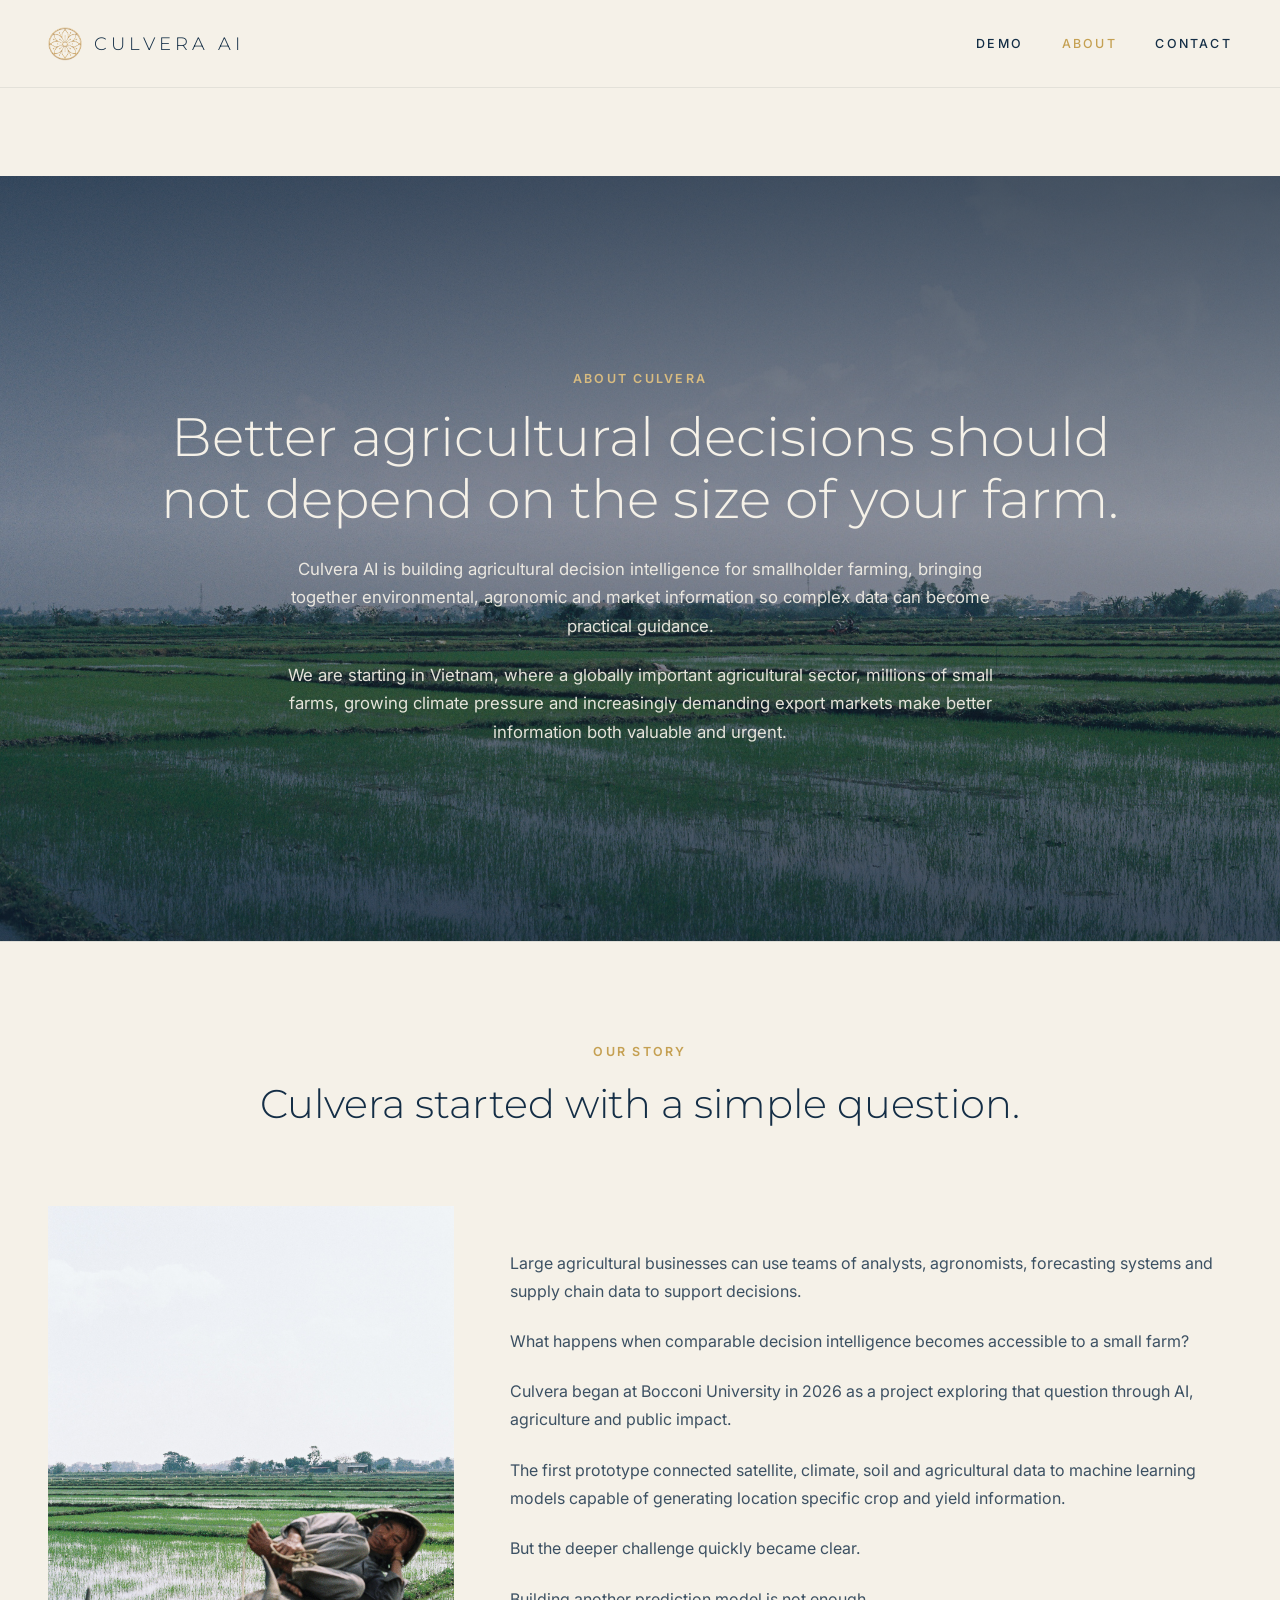
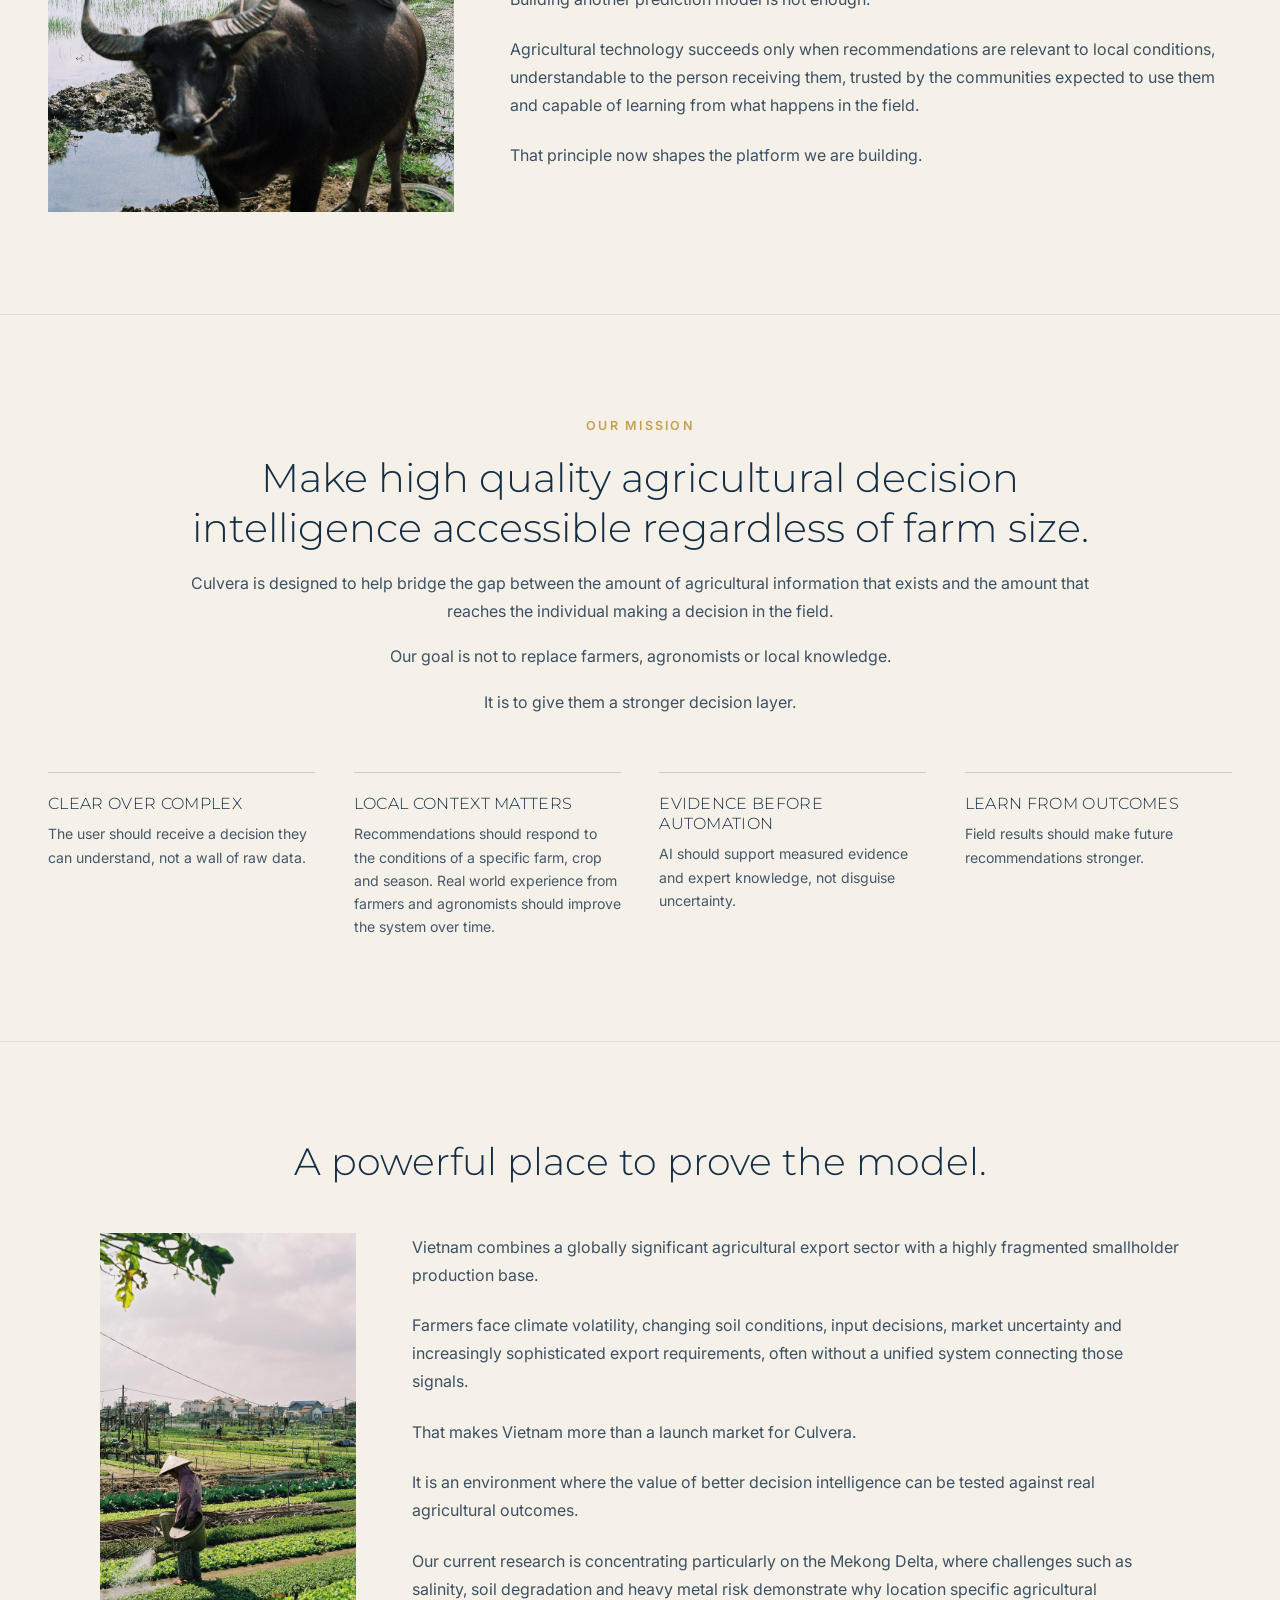
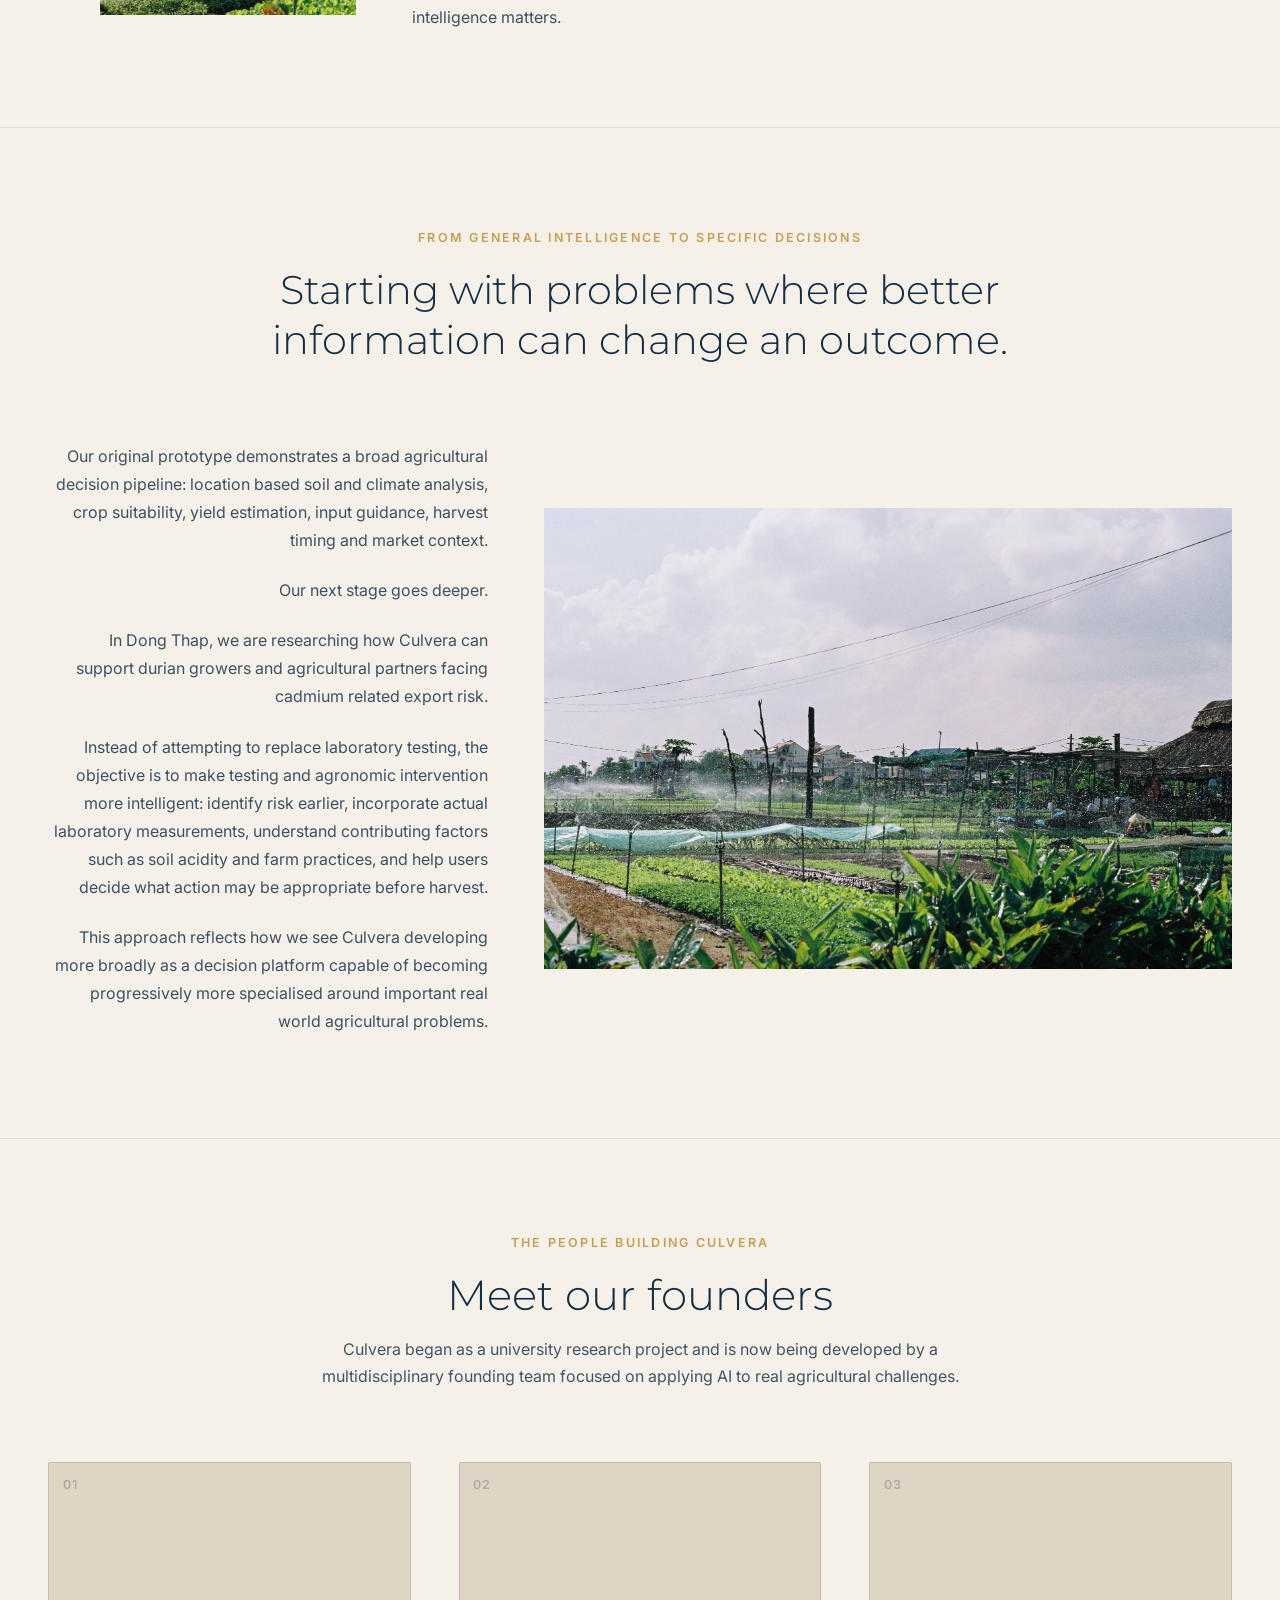
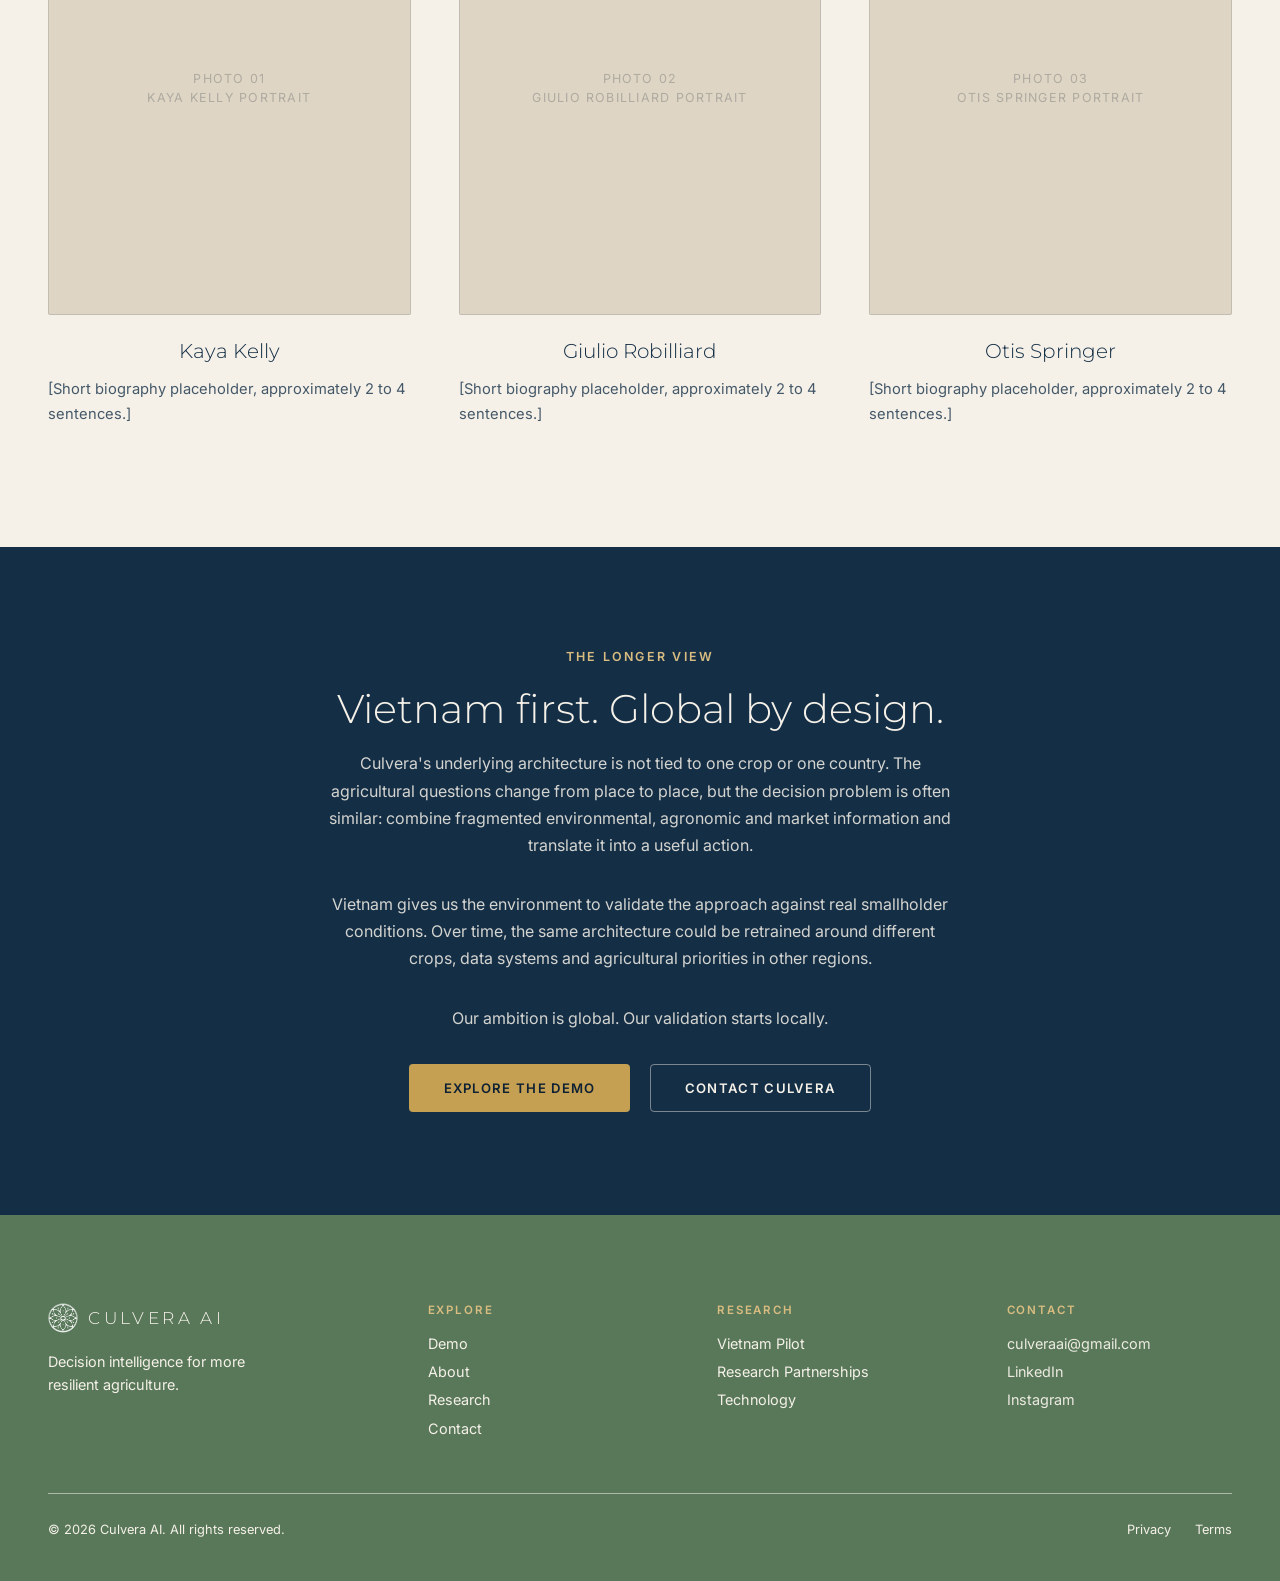
<file: about.html>
<!DOCTYPE html>
<html lang="en">
<head>
  <meta charset="UTF-8" />
  <meta name="viewport" content="width=device-width, initial-scale=1.0" />
  <title>About Culvera AI | Farming Intelligence for Everyone</title>
  <meta
    name="description"
    content="Culvera AI is building agricultural decision intelligence for smallholder farming, starting in Vietnam. Our story, our mission and the team behind it."
  />
  <link rel="canonical" href="about.html" />

  <link rel="preconnect" href="https://fonts.googleapis.com" />
  <link rel="preconnect" href="https://fonts.gstatic.com" crossorigin />
  <link
    href="https://fonts.googleapis.com/css2?family=Montserrat:wght@300;400;500&family=Inter:wght@400;500;600&display=swap"
    rel="stylesheet"
  />

  <link rel="stylesheet" href="css/variables.css" />
  <link rel="stylesheet" href="css/base.css" />
  <link rel="stylesheet" href="css/hero.css" />
  <link rel="stylesheet" href="css/footer.css" />
  <!-- Reused for the static/light header variant and the editorial intro
       block styles (.contact-hero*) — see css/contact.css for both. -->
  <link rel="stylesheet" href="css/contact.css" />
  <link rel="stylesheet" href="css/about-sections.css" />
  <link rel="stylesheet" href="css/site-sections.css" />
</head>
<body class="contact-page">

  <header class="site-header site-header--static">
    <a class="site-header__brand" href="index.html">
      <img
        class="site-header__logo"
        src="assets/images/logo-gold.png"
        alt=""
      />
      <span class="site-header__wordmark">CULVERA AI</span>
    </a>
    <nav class="site-header__nav" aria-label="Primary">
      <a href="demo.html">DEMO</a>
      <a href="about.html" aria-current="page">ABOUT</a>
      <a href="contact.html">CONTACT</a>
    </nav>
  </header>

  <main>
    <!-- ================================================================
         About hero — full-bleed photo with the page's one <h1> overlaid.
         ================================================================ -->
    <section class="about-photo-hero">
      <div class="about-photo-hero__media">
        <img src="assets/images/photography/rice-paddy-wide.jpg" alt="Rice paddies stretching toward a village on the horizon in Vietnam" />
      </div>
      <div class="about-photo-hero__scrim"></div>
      <div class="about-photo-hero__content">
        <p class="about-photo-hero__eyebrow">ABOUT CULVERA</p>
        <h1 class="about-photo-hero__title">Better agricultural decisions should not depend on the size of your farm.</h1>
        <p class="about-photo-hero__body">
          Culvera AI is building agricultural decision intelligence for smallholder farming,
          bringing together environmental, agronomic and market information so complex data
          can become practical guidance.
        </p>
        <p class="about-photo-hero__body">
          We are starting in Vietnam, where a globally important agricultural sector,
          millions of small farms, growing climate pressure and increasingly demanding
          export markets make better information both valuable and urgent.
        </p>
      </div>
    </section>

    <!-- ================================================================
         Our Story
         ================================================================ -->
    <section class="site-section site-section--divider" aria-labelledby="story-heading">
      <div class="section-inner site-section__prose site-section__prose--roomy site-section__intro--center">
        <p class="eyebrow">OUR STORY</p>
        <h2 class="site-section__heading">Culvera started with a simple question.</h2>
      </div>

      <div class="section-inner">
        <div class="photo-text-grid">
          <figure class="photo-text-grid__media">
            <img src="assets/images/photography/buffalo-rider.jpg" alt="A farmer resting on a water buffalo beside a rice paddy" style="object-position: center 80%;" />
          </figure>
          <div class="photo-text-grid__body">
            <p class="site-section__body">
              Large agricultural businesses can use teams of analysts, agronomists, forecasting
              systems and supply chain data to support decisions.
            </p>
            <p class="site-section__body">
              What happens when comparable decision intelligence becomes accessible to a small farm?
            </p>
            <p class="site-section__body">
              Culvera began at Bocconi University in 2026 as a project exploring that question
              through AI, agriculture and public impact.
            </p>
            <p class="site-section__body">
              The first prototype connected satellite, climate, soil and agricultural data to
              machine learning models capable of generating location specific crop and yield
              information.
            </p>
            <p class="site-section__body">But the deeper challenge quickly became clear.</p>
            <p class="site-section__body">Building another prediction model is not enough.</p>
            <p class="site-section__body">
              Agricultural technology succeeds only when recommendations are relevant to local
              conditions, understandable to the person receiving them, trusted by the communities
              expected to use them and capable of learning from what happens in the field.
            </p>
            <p class="site-section__body">That principle now shapes the platform we are building.</p>
          </div>
        </div>
      </div>
    </section>

    <!-- ================================================================
         Our Mission
         ================================================================ -->
    <section class="site-section site-section--divider" aria-labelledby="mission-heading">
      <div class="site-section__intro site-section__intro--center section-inner">
        <p class="eyebrow">OUR MISSION</p>
        <h2 class="site-section__heading" id="mission-heading">Make high quality agricultural decision intelligence accessible regardless of farm size.</h2>
        <p class="site-section__body">
          Culvera is designed to help bridge the gap between the amount of agricultural
          information that exists and the amount that reaches the individual making a
          decision in the field.
        </p>
        <p class="site-section__body">Our goal is not to replace farmers, agronomists or local knowledge.</p>
        <p class="site-section__body">It is to give them a stronger decision layer.</p>
      </div>

      <div class="principle-grid">
        <div class="principle-card">
          <h3 class="principle-card__title">CLEAR OVER COMPLEX</h3>
          <p class="principle-card__body">The user should receive a decision they can understand, not a wall of raw data.</p>
        </div>
        <div class="principle-card">
          <h3 class="principle-card__title">LOCAL CONTEXT MATTERS</h3>
          <p class="principle-card__body">Recommendations should respond to the conditions of a specific farm, crop and season. Real world experience from farmers and agronomists should improve the system over time.</p>
        </div>
        <div class="principle-card">
          <h3 class="principle-card__title">EVIDENCE BEFORE AUTOMATION</h3>
          <p class="principle-card__body">AI should support measured evidence and expert knowledge, not disguise uncertainty.</p>
        </div>
        <div class="principle-card">
          <h3 class="principle-card__title">LEARN FROM OUTCOMES</h3>
          <p class="principle-card__body">Field results should make future recommendations stronger.</p>
        </div>
      </div>
    </section>

    <!-- ================================================================
         Why Vietnam
         ================================================================ -->
    <section class="why-vietnam-section site-section--divider" aria-labelledby="why-vietnam-heading">
      <div class="section-inner">
        <h2 class="why-vietnam__heading" id="why-vietnam-heading">A powerful place to prove the model.</h2>
      </div>
      <div class="section-inner">
        <div class="why-vietnam__grid">
          <figure class="why-vietnam__media">
            <img src="assets/images/photography/woman-watering.jpg" alt="A farmer watering rows of vegetables on a smallholder plot in Vietnam" />
          </figure>
          <div class="why-vietnam__body">
            <p>
              Vietnam combines a globally significant agricultural export sector with a highly
              fragmented smallholder production base.
            </p>
            <p>
              Farmers face climate volatility, changing soil conditions, input decisions,
              market uncertainty and increasingly sophisticated export requirements, often
              without a unified system connecting those signals.
            </p>
            <p>That makes Vietnam more than a launch market for Culvera.</p>
            <p>
              It is an environment where the value of better decision intelligence can be
              tested against real agricultural outcomes.
            </p>
            <p>
              Our current research is concentrating particularly on the Mekong Delta, where
              challenges such as salinity, soil degradation and heavy metal risk demonstrate
              why location specific agricultural intelligence matters.
            </p>
          </div>
        </div>
      </div>
    </section>

    <!-- ================================================================
         Current Research Focus
         ================================================================ -->
    <section class="site-section site-section--divider" aria-labelledby="research-focus-heading">
      <div class="section-inner site-section__prose site-section__prose--roomy site-section__intro--center">
        <p class="eyebrow">FROM GENERAL INTELLIGENCE TO SPECIFIC DECISIONS</p>
        <h2 class="site-section__heading" id="research-focus-heading">Starting with problems where better information can change an outcome.</h2>
      </div>

      <div class="section-inner">
        <div class="photo-text-grid photo-text-grid--reverse photo-text-grid--gentle-crop">
          <div class="photo-text-grid__body photo-text-grid__body--right">
            <p class="site-section__body">
              Our original prototype demonstrates a broad agricultural decision pipeline:
              location based soil and climate analysis, crop suitability, yield estimation,
              input guidance, harvest timing and market context.
            </p>
            <p class="site-section__body">Our next stage goes deeper.</p>
            <p class="site-section__body">
              In Dong Thap, we are researching how Culvera can support durian growers and
              agricultural partners facing cadmium related export risk.
            </p>
            <p class="site-section__body">
              Instead of attempting to replace laboratory testing, the objective is to make
              testing and agronomic intervention more intelligent: identify risk earlier,
              incorporate actual laboratory measurements, understand contributing factors such
              as soil acidity and farm practices, and help users decide what action may be
              appropriate before harvest.
            </p>
            <p class="site-section__body">
              This approach reflects how we see Culvera developing more broadly as a decision
              platform capable of becoming progressively more specialised around important real
              world agricultural problems.
            </p>
          </div>
          <figure class="photo-text-grid__media">
            <img src="assets/images/photography/village-farm.jpg" alt="A smallholder vegetable farm with irrigation sprinklers running, a village visible behind it" style="object-position: center 60%;" />
          </figure>
        </div>
      </div>
    </section>

    <!-- ================================================================
         Existing cofounders section — kept intact below the content above.
         (Women in Agriculture moved to the homepage.)
         ================================================================ -->
    <section data-founders></section>

    <!-- ================================================================
         Vietnam First, Global By Design
         ================================================================ -->
    <section class="cta-band site-section">
      <div class="cta-band__inner">
        <p class="eyebrow cta-band__eyebrow">THE LONGER VIEW</p>
        <h2 class="cta-band__heading">Vietnam first. Global by design.</h2>
        <p class="cta-band__body">
          Culvera's underlying architecture is not tied to one crop or one country. The
          agricultural questions change from place to place, but the decision problem is
          often similar: combine fragmented environmental, agronomic and market information
          and translate it into a useful action.
        </p>
        <p class="cta-band__body">
          Vietnam gives us the environment to validate the approach against real smallholder
          conditions. Over time, the same architecture could be retrained around different
          crops, data systems and agricultural priorities in other regions.
        </p>
        <p class="cta-band__body">Our ambition is global. Our validation starts locally.</p>
        <div class="cta-band__actions">
          <a class="button button--primary" href="demo.html">Explore the Demo</a>
          <a class="button button--secondary" href="contact.html">Contact Culvera</a>
        </div>
      </div>
    </section>
  </main>

  <footer id="site-footer"></footer>

  <script type="module" src="js/components/founder-grid.js"></script>
  <script type="module" src="js/footer.js"></script>
</body>
</html>
</file>
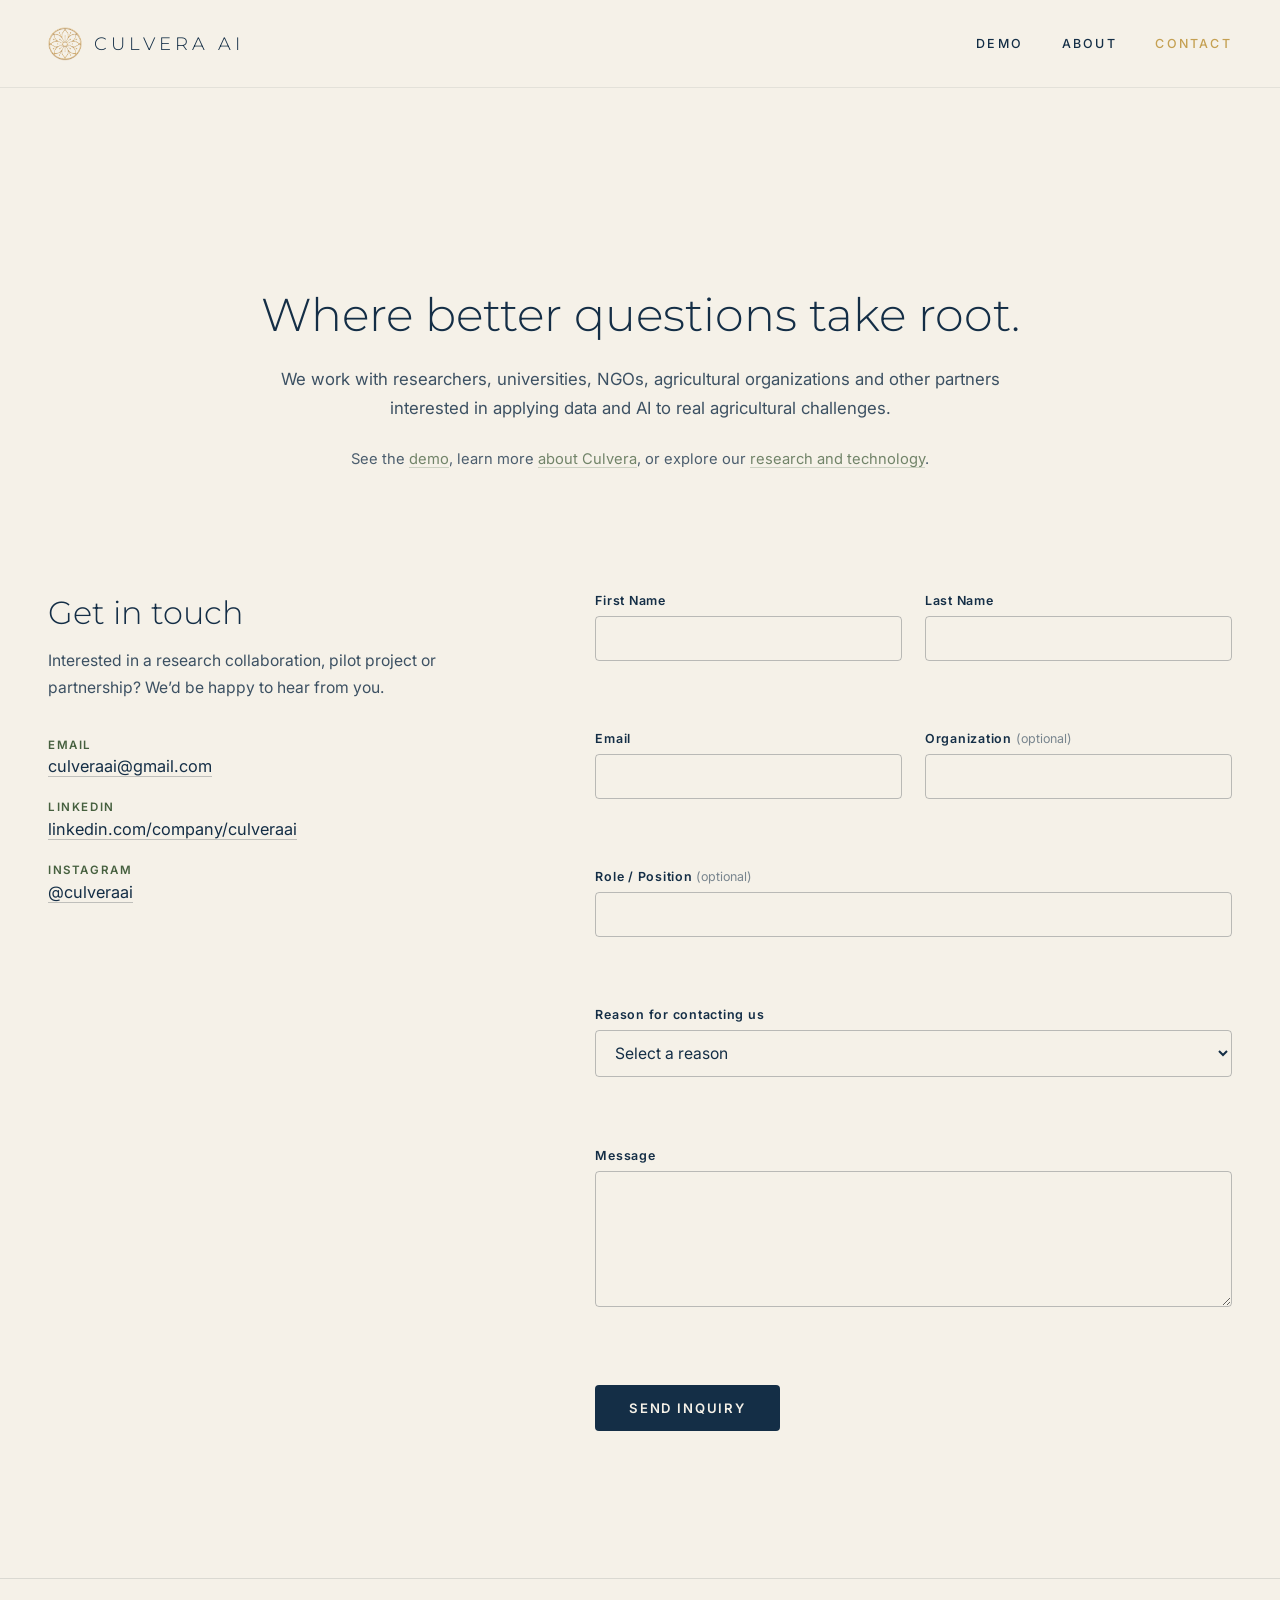
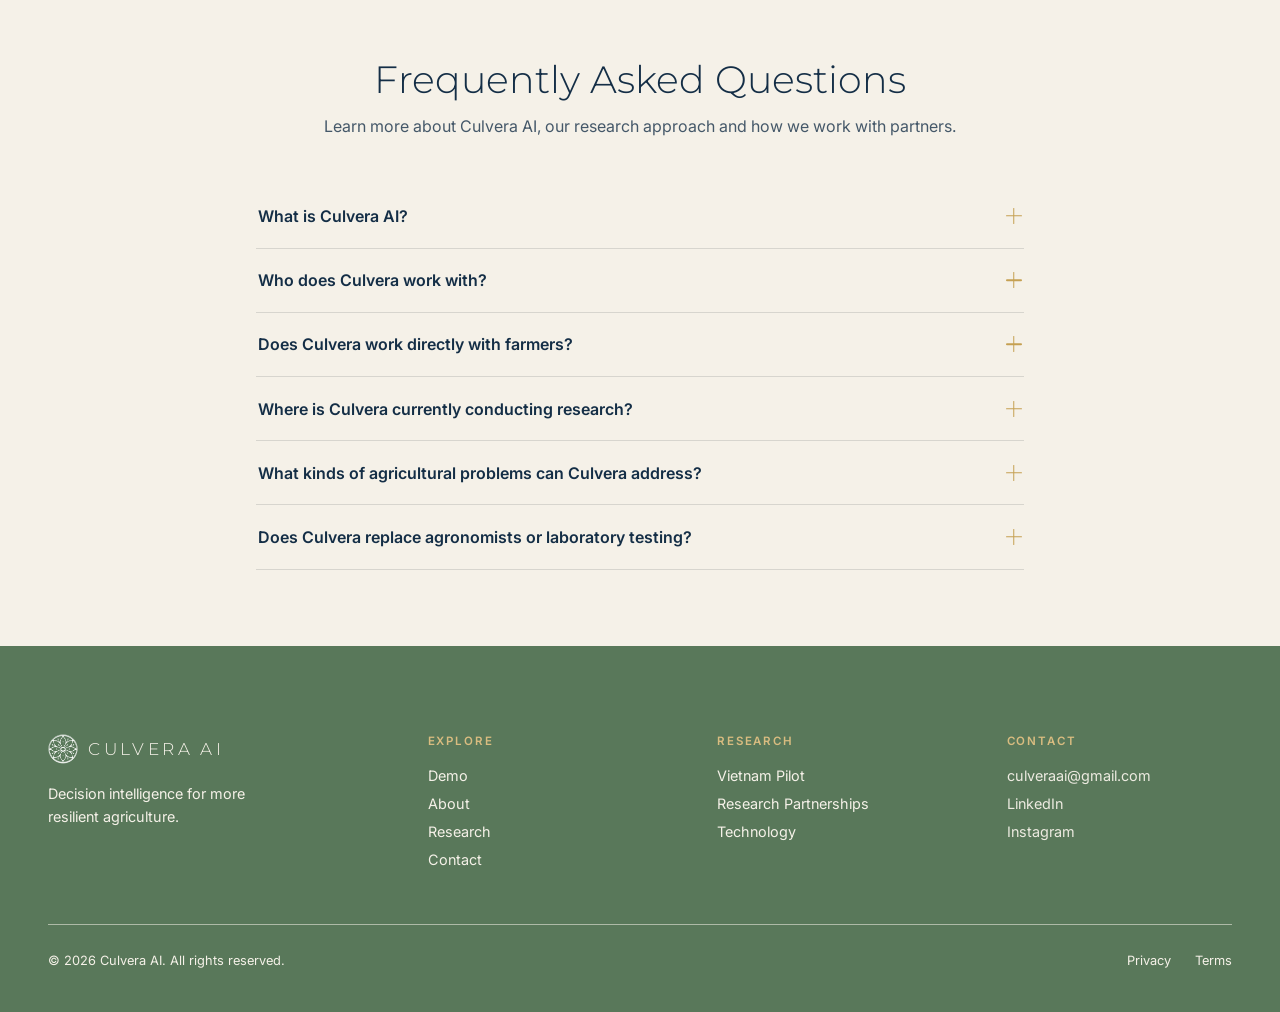
<file: contact.html>
<!DOCTYPE html>
<html lang="en">
<head>
  <meta charset="UTF-8" />
  <meta name="viewport" content="width=device-width, initial-scale=1.0" />
  <title>Contact Culvera AI | Agricultural Research & Partnerships</title>
  <meta
    name="description"
    content="Contact Culvera AI to discuss agricultural research collaborations, university partnerships, NGO projects and applied AI pilot opportunities."
  />
  <link rel="canonical" href="contact.html" />

  <link rel="preconnect" href="https://fonts.googleapis.com" />
  <link rel="preconnect" href="https://fonts.gstatic.com" crossorigin />
  <link
    href="https://fonts.googleapis.com/css2?family=Montserrat:wght@300;400;500&family=Inter:wght@400;500;600&display=swap"
    rel="stylesheet"
  />

  <link rel="stylesheet" href="css/variables.css" />
  <link rel="stylesheet" href="css/base.css" />
  <link rel="stylesheet" href="css/hero.css" />
  <link rel="stylesheet" href="css/footer.css" />
  <link rel="stylesheet" href="css/contact.css" />

  <!-- FAQPage structured data. Keep this in exact sync with the visible
       FAQ list further down the page — every answer here must match the
       visible text word-for-word. -->
  <script type="application/ld+json">
  {
    "@context": "https://schema.org",
    "@type": "FAQPage",
    "mainEntity": [
      {
        "@type": "Question",
        "name": "What is Culvera AI?",
        "acceptedAnswer": {
          "@type": "Answer",
          "text": "Culvera AI is an agricultural decision-intelligence platform designed to combine environmental, soil, satellite, farm and other relevant data to help agricultural stakeholders make more informed decisions."
        }
      },
      {
        "@type": "Question",
        "name": "Who does Culvera work with?",
        "acceptedAnswer": {
          "@type": "Answer",
          "text": "Culvera is developing partnerships with universities, researchers, NGOs, farmer organizations, public institutions and other organizations working directly on agricultural challenges."
        }
      },
      {
        "@type": "Question",
        "name": "Does Culvera work directly with farmers?",
        "acceptedAnswer": {
          "@type": "Answer",
          "text": "Culvera is designed to ultimately support farmers, but initial deployments are being developed through trusted local research and institutional partners rather than introducing the technology independently into farming communities."
        }
      },
      {
        "@type": "Question",
        "name": "Where is Culvera currently conducting research?",
        "acceptedAnswer": {
          "@type": "Answer",
          "text": "Culvera is currently exploring applied-research opportunities in Vietnam, including agricultural challenges affecting the Mekong Delta. Additional regions and use cases may be developed as the platform expands."
        }
      },
      {
        "@type": "Question",
        "name": "What kinds of agricultural problems can Culvera address?",
        "acceptedAnswer": {
          "@type": "Answer",
          "text": "Culvera's architecture is designed to combine multiple sources of data around specific agricultural problems. Potential applications include crop and yield intelligence, soil and input management, climate risk, salinity, crop-quality risks and other location-specific farming challenges."
        }
      },
      {
        "@type": "Question",
        "name": "Does Culvera replace agronomists or laboratory testing?",
        "acceptedAnswer": {
          "@type": "Answer",
          "text": "No. Culvera is intended to complement scientific expertise, field measurements and laboratory testing. The platform uses those sources as inputs and helps translate them into predictive and decision-support tools."
        }
      }
    ]
  }
  </script>
</head>
<body class="contact-page">

  <header class="site-header site-header--static">
    <a class="site-header__brand" href="index.html">
      <img
        class="site-header__logo"
        src="assets/images/logo-gold.png"
        alt=""
      />
      <span class="site-header__wordmark">CULVERA AI</span>
    </a>
    <nav class="site-header__nav" aria-label="Primary">
      <a href="demo.html">DEMO</a>
      <a href="about.html">ABOUT</a>
      <a href="contact.html" aria-current="page">CONTACT</a>
    </nav>
  </header>

  <main>
    <!-- ================================================================
         Contact hero — editorial introduction
         ================================================================ -->
    <section class="contact-hero contact-section">
      <div class="contact-hero__inner contact-hero__inner--wide">
        <h1 class="contact-hero__title contact-hero__title--nowrap">Where better questions take root.</h1>
        <p class="contact-hero__body">
          We work with researchers, universities, NGOs, agricultural organizations
          and other partners interested in applying data and AI to real
          agricultural challenges.
        </p>
        <p class="contact-hero__links">
          See the <a href="demo.html">demo</a>, learn more
          <a href="about.html">about Culvera</a>, or explore our
          <a href="demo.html">research and technology</a>.
        </p>
      </div>
    </section>

    <!-- ================================================================
         Contact information + form
         ================================================================ -->
    <section class="contact-section" aria-labelledby="get-in-touch-heading">
      <div class="contact-grid">
        <div class="contact-info">
          <h2 class="contact-info__heading" id="get-in-touch-heading">Get in touch</h2>
          <p class="contact-info__body">
            Interested in a research collaboration, pilot project or partnership?
            We&rsquo;d be happy to hear from you.
          </p>

          <dl class="contact-info__list">
            <div>
              <dt>Email</dt>
              <dd><a href="mailto:culveraai@gmail.com">culveraai@gmail.com</a></dd>
            </div>
            <div>
              <dt>LinkedIn</dt>
              <dd><a href="https://www.linkedin.com/company/culveraai" target="_blank" rel="noopener">linkedin.com/company/culveraai</a></dd>
            </div>
            <div>
              <dt>Instagram</dt>
              <dd><a href="https://www.instagram.com/culveraai" target="_blank" rel="noopener">@culveraai</a></dd>
            </div>
          </dl>
        </div>

        <div>
          <h2 class="visually-hidden">Contact form</h2>
          <form class="contact-form" data-contact-form novalidate>
            <div class="contact-form__row">
              <div class="form-field">
                <label for="firstName">First Name</label>
                <input type="text" id="firstName" name="firstName" autocomplete="given-name" required />
                <p class="form-field__error" data-error-for="firstName" role="alert"></p>
              </div>
              <div class="form-field">
                <label for="lastName">Last Name</label>
                <input type="text" id="lastName" name="lastName" autocomplete="family-name" required />
                <p class="form-field__error" data-error-for="lastName" role="alert"></p>
              </div>
            </div>

            <div class="contact-form__row">
              <div class="form-field">
                <label for="email">Email</label>
                <input type="email" id="email" name="email" autocomplete="email" required />
                <p class="form-field__error" data-error-for="email" role="alert"></p>
              </div>
              <div class="form-field">
                <label for="organization">
                  Organization <span class="form-field__optional">(optional)</span>
                </label>
                <input type="text" id="organization" name="organization" autocomplete="organization" />
                <p class="form-field__error" data-error-for="organization" role="alert"></p>
              </div>
            </div>

            <div class="form-field">
              <label for="role">
                Role / Position <span class="form-field__optional">(optional)</span>
              </label>
              <input type="text" id="role" name="role" autocomplete="organization-title" />
              <p class="form-field__error" data-error-for="role" role="alert"></p>
            </div>

            <div class="form-field">
              <label for="reason">Reason for contacting us</label>
              <select id="reason" name="reason" required>
                <option value="" disabled selected>Select a reason</option>
                <option value="research-collaboration">Research collaboration</option>
                <option value="university-partnership">University partnership</option>
                <option value="ngo-partnership">NGO / development partnership</option>
                <option value="pilot-project">Pilot project</option>
                <option value="government-inquiry">Government / institutional inquiry</option>
                <option value="investment">Investment</option>
                <option value="media">Media</option>
                <option value="other">Other</option>
              </select>
              <p class="form-field__error" data-error-for="reason" role="alert"></p>
            </div>

            <div class="form-field">
              <label for="message">Message</label>
              <textarea id="message" name="message" required></textarea>
              <p class="form-field__error" data-error-for="message" role="alert"></p>
            </div>

            <div class="contact-form__submit">
              <button type="submit" class="contact-form__button" data-submit-button>
                <span data-submit-label>Send inquiry</span>
              </button>
            </div>

            <p class="contact-form__status" data-form-status role="status" aria-live="polite"></p>
          </form>
        </div>
      </div>
    </section>

    <!-- ================================================================
         FAQ — static, crawlable markup. faq-accordion.js only adds the
         smooth expand/collapse animation on top of native <details>.
         ================================================================ -->
    <section class="contact-section faq-section" aria-labelledby="faq-heading">
      <h2 class="faq-section__heading" id="faq-heading">Frequently Asked Questions</h2>
      <p class="faq-section__intro">
        Learn more about Culvera AI, our research approach and how we work with partners.
      </p>

      <div class="faq-list" data-faq-accordion>

        <details class="faq-item">
          <summary>
            <h3>What is Culvera AI?</h3>
            <span class="faq-item__icon" aria-hidden="true"></span>
          </summary>
          <div class="faq-item__answer">
            <p>Culvera AI is an agricultural decision-intelligence platform designed to combine environmental, soil, satellite, farm and other relevant data to help agricultural stakeholders make more informed decisions.</p>
          </div>
        </details>

        <details class="faq-item">
          <summary>
            <h3>Who does Culvera work with?</h3>
            <span class="faq-item__icon" aria-hidden="true"></span>
          </summary>
          <div class="faq-item__answer">
            <p>Culvera is developing partnerships with universities, researchers, NGOs, farmer organizations, public institutions and other organizations working directly on agricultural challenges.</p>
          </div>
        </details>

        <details class="faq-item">
          <summary>
            <h3>Does Culvera work directly with farmers?</h3>
            <span class="faq-item__icon" aria-hidden="true"></span>
          </summary>
          <div class="faq-item__answer">
            <p>Culvera is designed to ultimately support farmers, but initial deployments are being developed through trusted local research and institutional partners rather than introducing the technology independently into farming communities.</p>
          </div>
        </details>

        <details class="faq-item">
          <summary>
            <h3>Where is Culvera currently conducting research?</h3>
            <span class="faq-item__icon" aria-hidden="true"></span>
          </summary>
          <div class="faq-item__answer">
            <p>Culvera is currently exploring applied-research opportunities in Vietnam, including agricultural challenges affecting the Mekong Delta. Additional regions and use cases may be developed as the platform expands.</p>
          </div>
        </details>

        <details class="faq-item">
          <summary>
            <h3>What kinds of agricultural problems can Culvera address?</h3>
            <span class="faq-item__icon" aria-hidden="true"></span>
          </summary>
          <div class="faq-item__answer">
            <p>Culvera&rsquo;s architecture is designed to combine multiple sources of data around specific agricultural problems. Potential applications include crop and yield intelligence, soil and input management, climate risk, salinity, crop-quality risks and other location-specific farming challenges.</p>
          </div>
        </details>

        <details class="faq-item">
          <summary>
            <h3>Does Culvera replace agronomists or laboratory testing?</h3>
            <span class="faq-item__icon" aria-hidden="true"></span>
          </summary>
          <div class="faq-item__answer">
            <p>No. Culvera is intended to complement scientific expertise, field measurements and laboratory testing. The platform uses those sources as inputs and helps translate them into predictive and decision-support tools.</p>
          </div>
        </details>

      </div>
    </section>
  </main>

  <footer id="site-footer"></footer>

  <script type="module" src="js/contact-form.js"></script>
  <script type="module" src="js/faq-accordion.js"></script>
  <script type="module" src="js/footer.js"></script>
</body>
</html>
</file>
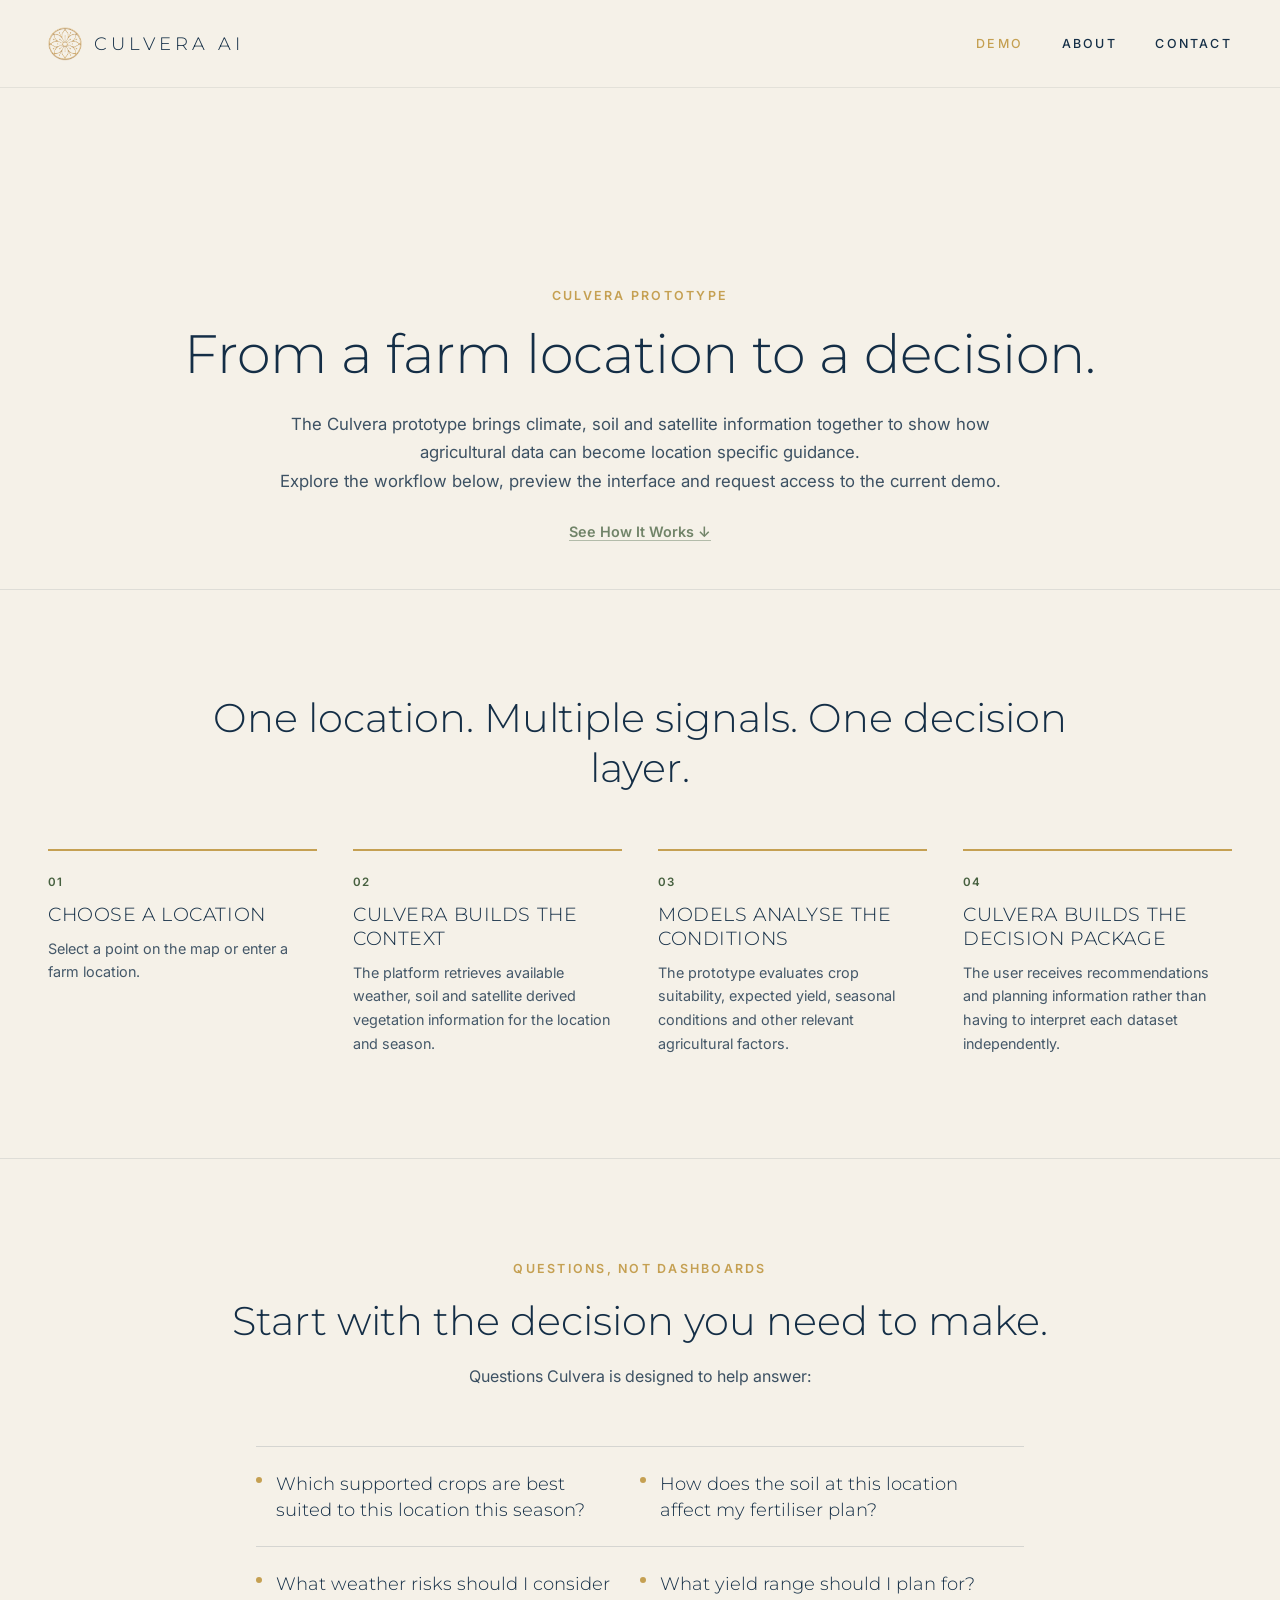
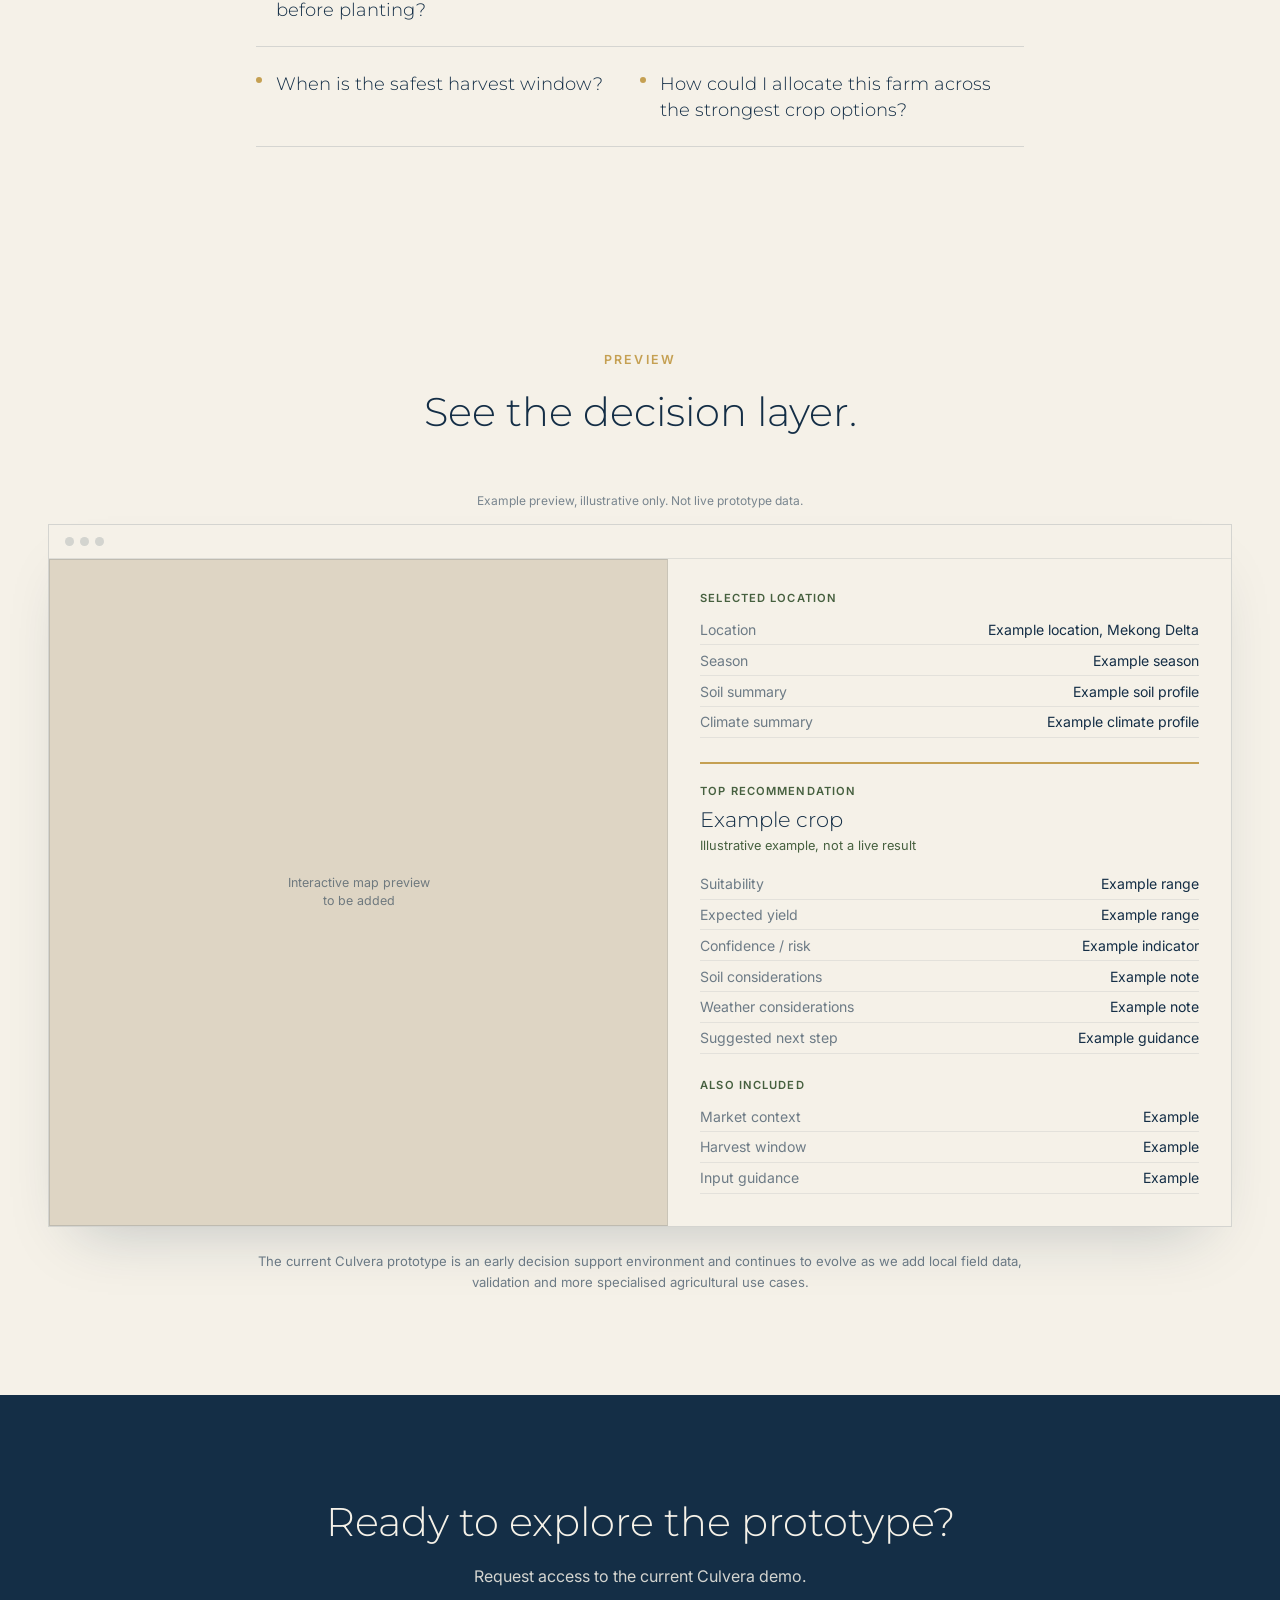
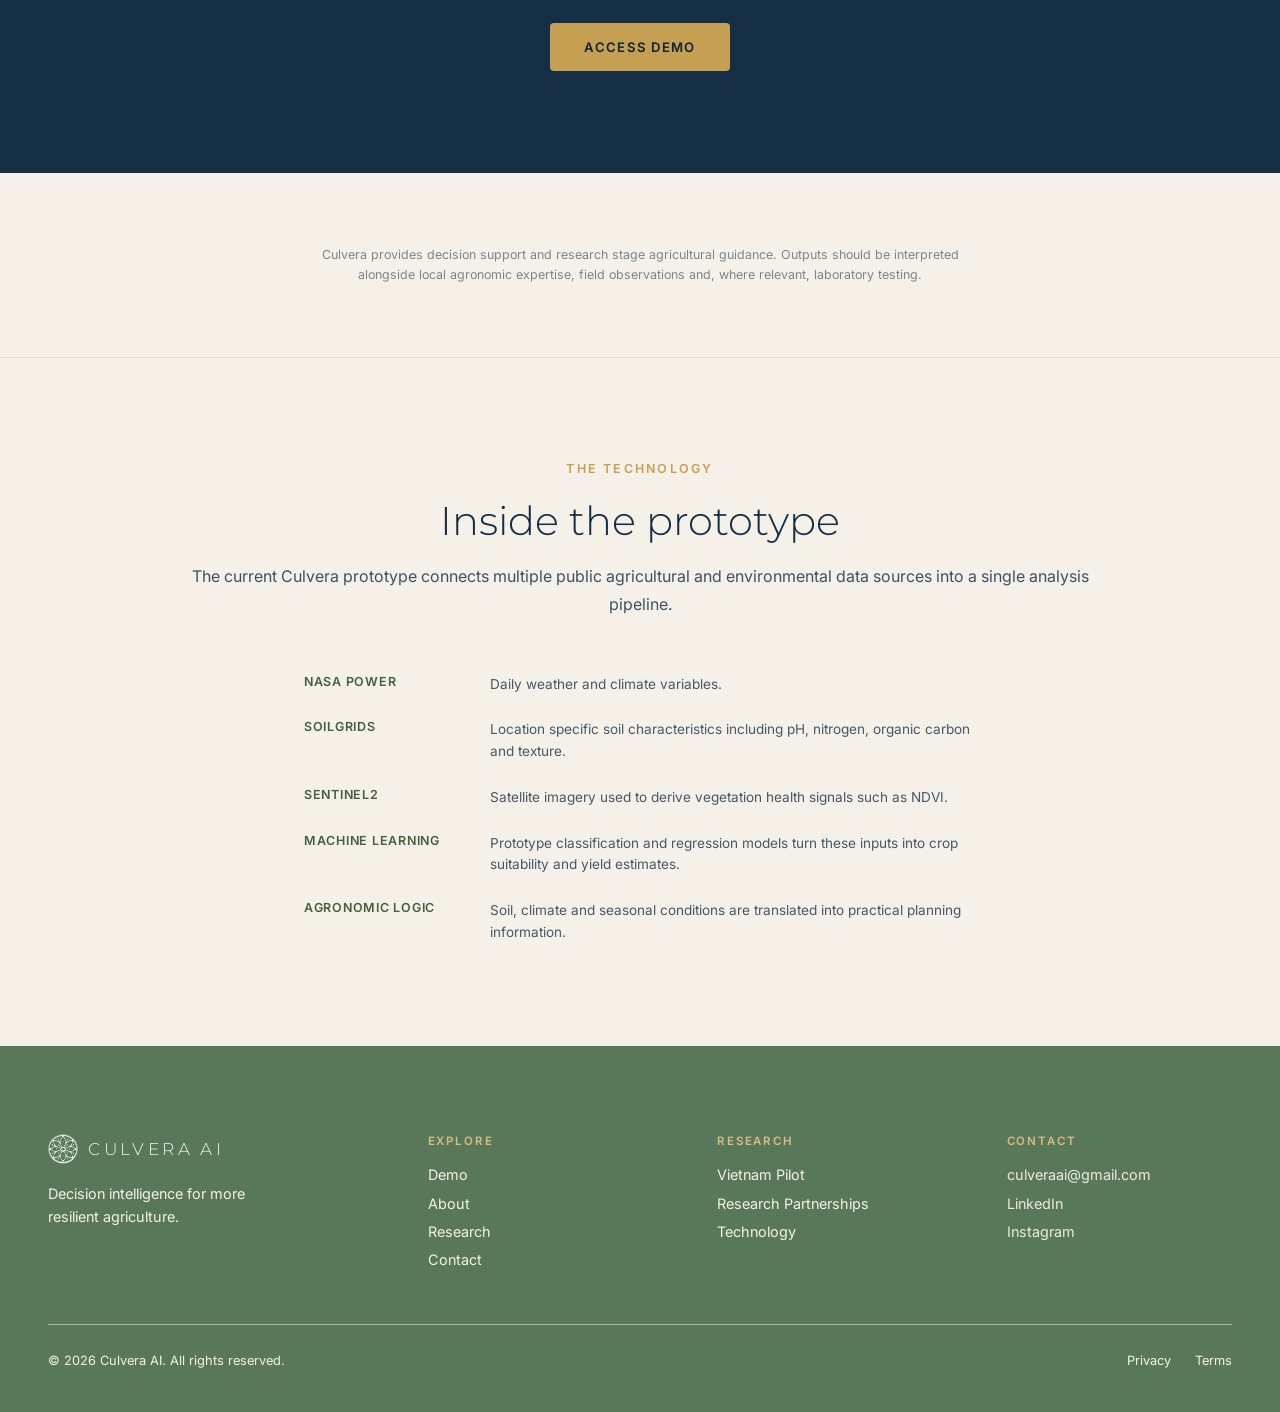
<file: demo.html>
<!DOCTYPE html>
<html lang="en">
<head>
  <meta charset="UTF-8" />
  <meta name="viewport" content="width=device-width, initial-scale=1.0" />
  <title>Culvera AI Demo | Agricultural Decision Support</title>
  <meta
    name="description"
    content="See how the Culvera prototype turns a farm location into climate, soil and satellite informed decision support, then request access to the current demo."
  />
  <link rel="canonical" href="demo.html" />

  <link rel="preconnect" href="https://fonts.googleapis.com" />
  <link rel="preconnect" href="https://fonts.gstatic.com" crossorigin />
  <link
    href="https://fonts.googleapis.com/css2?family=Montserrat:wght@300;400;500&family=Inter:wght@400;500;600&display=swap"
    rel="stylesheet"
  />

  <link rel="stylesheet" href="css/variables.css" />
  <link rel="stylesheet" href="css/base.css" />
  <link rel="stylesheet" href="css/hero.css" />
  <link rel="stylesheet" href="css/footer.css" />
  <link rel="stylesheet" href="css/contact.css" />
  <link rel="stylesheet" href="css/about-sections.css" />
  <link rel="stylesheet" href="css/site-sections.css" />
  <link rel="stylesheet" href="css/modal.css" />
</head>
<body class="contact-page">

  <header class="site-header site-header--static">
    <a class="site-header__brand" href="index.html">
      <img
        class="site-header__logo"
        src="assets/images/logo-gold.png"
        alt=""
      />
      <span class="site-header__wordmark">CULVERA AI</span>
    </a>
    <nav class="site-header__nav" aria-label="Primary">
      <a href="demo.html" aria-current="page">DEMO</a>
      <a href="about.html">ABOUT</a>
      <a href="contact.html">CONTACT</a>
    </nav>
  </header>

  <main>
    <!-- ================================================================
         Demo hero — the page's one <h1>.
         ================================================================ -->
    <section class="contact-hero about-hero contact-section">
      <div class="contact-hero__inner">
        <p class="contact-hero__eyebrow">CULVERA PROTOTYPE</p>
        <h1 class="contact-hero__title">From a farm location to a decision.</h1>
        <p class="contact-hero__body">
          The Culvera prototype brings climate, soil and satellite information together to
          show how agricultural data can become location specific guidance.
        </p>
        <p class="contact-hero__body">
          Explore the workflow below, preview the interface and request access to the
          current demo.
        </p>
        <p class="contact-hero__links">
          <a class="site-section__link" href="#workflow">See How It Works &darr;</a>
        </p>
      </div>
    </section>

    <!-- ================================================================
         The Workflow
         ================================================================ -->
    <section class="site-section site-section--divider" id="workflow" aria-labelledby="workflow-heading">
      <div class="site-section__intro site-section__intro--center section-inner">
        <h2 class="site-section__heading" id="workflow-heading">One location. Multiple signals. One decision layer.</h2>
      </div>

      <div class="step-pipeline">
        <div class="step">
          <span class="step__index">01</span>
          <h3 class="step__title">CHOOSE A LOCATION</h3>
          <p class="step__body">Select a point on the map or enter a farm location.</p>
        </div>
        <div class="step">
          <span class="step__index">02</span>
          <h3 class="step__title">CULVERA BUILDS THE CONTEXT</h3>
          <p class="step__body">The platform retrieves available weather, soil and satellite derived vegetation information for the location and season.</p>
        </div>
        <div class="step">
          <span class="step__index">03</span>
          <h3 class="step__title">MODELS ANALYSE THE CONDITIONS</h3>
          <p class="step__body">The prototype evaluates crop suitability, expected yield, seasonal conditions and other relevant agricultural factors.</p>
        </div>
        <div class="step">
          <span class="step__index">04</span>
          <h3 class="step__title">CULVERA BUILDS THE DECISION PACKAGE</h3>
          <p class="step__body">The user receives recommendations and planning information rather than having to interpret each dataset independently.</p>
        </div>
      </div>
    </section>

    <!-- ================================================================
         What can Culvera help answer?
         ================================================================ -->
    <section class="site-section site-section--divider site-section--band-light" aria-labelledby="questions-heading">
      <div class="site-section__intro site-section__intro--center section-inner">
        <p class="eyebrow">QUESTIONS, NOT DASHBOARDS</p>
        <h2 class="site-section__heading" id="questions-heading">Start with the decision you need to make.</h2>
        <p class="site-section__body">Questions Culvera is designed to help answer:</p>
      </div>

      <ul class="question-list section-inner">
        <li class="question-item">
          <p class="question-item__text">Which supported crops are best suited to this location this season?</p>
        </li>
        <li class="question-item">
          <p class="question-item__text">How does the soil at this location affect my fertiliser plan?</p>
        </li>
        <li class="question-item">
          <p class="question-item__text">What weather risks should I consider before planting?</p>
        </li>
        <li class="question-item">
          <p class="question-item__text">What yield range should I plan for?</p>
        </li>
        <li class="question-item">
          <p class="question-item__text">When is the safest harvest window?</p>
        </li>
        <li class="question-item">
          <p class="question-item__text">How could I allocate this farm across the strongest crop options?</p>
        </li>
      </ul>
    </section>

    <!-- ================================================================
         Product preview
         ================================================================ -->
    <section class="site-section" aria-labelledby="preview-heading">
      <div class="site-section__intro site-section__intro--center section-inner">
        <p class="eyebrow">PREVIEW</p>
        <h2 class="site-section__heading" id="preview-heading">See the decision layer.</h2>
      </div>

      <div class="app-preview">
        <p class="app-preview__label">Example preview, illustrative only. Not live prototype data.</p>
        <div class="app-preview__window">
          <div class="app-preview__titlebar">
            <span class="app-preview__dot"></span>
            <span class="app-preview__dot"></span>
            <span class="app-preview__dot"></span>
          </div>
          <div class="app-preview__body">
            <div class="app-preview__map media-frame" role="img" aria-label="Placeholder for an interactive Vietnam map showing a selected farm location">
              <span class="media-frame__label">Interactive map preview<br />to be added</span>
            </div>
            <div class="app-preview__panel">
              <div>
                <p class="app-preview__group-title">SELECTED LOCATION</p>
                <div class="app-preview__row"><span class="app-preview__row-label">Location</span><span>Example location, Mekong Delta</span></div>
                <div class="app-preview__row"><span class="app-preview__row-label">Season</span><span>Example season</span></div>
                <div class="app-preview__row"><span class="app-preview__row-label">Soil summary</span><span>Example soil profile</span></div>
                <div class="app-preview__row"><span class="app-preview__row-label">Climate summary</span><span>Example climate profile</span></div>
              </div>

              <div class="app-preview__recommendation">
                <p class="app-preview__group-title">TOP RECOMMENDATION</p>
                <h3 class="app-preview__recommendation-title">Example crop</h3>
                <p class="app-preview__recommendation-sub">Illustrative example, not a live result</p>
                <div class="app-preview__row"><span class="app-preview__row-label">Suitability</span><span>Example range</span></div>
                <div class="app-preview__row"><span class="app-preview__row-label">Expected yield</span><span>Example range</span></div>
                <div class="app-preview__row"><span class="app-preview__row-label">Confidence / risk</span><span>Example indicator</span></div>
                <div class="app-preview__row"><span class="app-preview__row-label">Soil considerations</span><span>Example note</span></div>
                <div class="app-preview__row"><span class="app-preview__row-label">Weather considerations</span><span>Example note</span></div>
                <div class="app-preview__row"><span class="app-preview__row-label">Suggested next step</span><span>Example guidance</span></div>
              </div>

              <div>
                <p class="app-preview__group-title">ALSO INCLUDED</p>
                <div class="app-preview__row"><span class="app-preview__row-label">Market context</span><span>Example</span></div>
                <div class="app-preview__row"><span class="app-preview__row-label">Harvest window</span><span>Example</span></div>
                <div class="app-preview__row"><span class="app-preview__row-label">Input guidance</span><span>Example</span></div>
              </div>
            </div>
          </div>
        </div>
        <p class="app-preview__note">
          The current Culvera prototype is an early decision support environment and
          continues to evolve as we add local field data, validation and more specialised
          agricultural use cases.
        </p>
      </div>
    </section>

    <!-- ================================================================
         Access CTA
         ================================================================ -->
    <section class="cta-band site-section">
      <div class="cta-band__inner">
        <h2 class="cta-band__heading">Ready to explore the prototype?</h2>
        <p class="cta-band__body">Request access to the current Culvera demo.</p>
        <div class="cta-band__actions">
          <button type="button" class="button button--primary" data-modal-trigger="demo-access">Access Demo</button>
        </div>
      </div>
    </section>

    <!-- ================================================================
         Disclaimer — small and unobtrusive, on its own
         ================================================================ -->
    <section class="site-section site-section--tight">
      <p class="disclaimer-note">
        Culvera provides decision support and research stage agricultural guidance. Outputs
        should be interpreted alongside local agronomic expertise, field observations and,
        where relevant, laboratory testing.
      </p>
    </section>

    <!-- ================================================================
         Inside the prototype — always visible, its own section
         ================================================================ -->
    <section class="site-section site-section--divider" aria-labelledby="prototype-heading">
      <div class="site-section__intro site-section__intro--center section-inner">
        <p class="eyebrow">THE TECHNOLOGY</p>
        <h2 class="site-section__heading" id="prototype-heading">Inside the prototype</h2>
        <p class="site-section__body">
          The current Culvera prototype connects multiple public agricultural and
          environmental data sources into a single analysis pipeline.
        </p>
      </div>

      <div class="prototype-details">
        <div class="prototype-details__body">
          <div class="prototype-details__item">
            <p class="prototype-details__item-title">NASA POWER</p>
            <p class="prototype-details__item-body">Daily weather and climate variables.</p>
          </div>
          <div class="prototype-details__item">
            <p class="prototype-details__item-title">SOILGRIDS</p>
            <p class="prototype-details__item-body">Location specific soil characteristics including pH, nitrogen, organic carbon and texture.</p>
          </div>
          <div class="prototype-details__item">
            <p class="prototype-details__item-title">SENTINEL2</p>
            <p class="prototype-details__item-body">Satellite imagery used to derive vegetation health signals such as NDVI.</p>
          </div>
          <div class="prototype-details__item">
            <p class="prototype-details__item-title">MACHINE LEARNING</p>
            <p class="prototype-details__item-body">Prototype classification and regression models turn these inputs into crop suitability and yield estimates.</p>
          </div>
          <div class="prototype-details__item">
            <p class="prototype-details__item-title">AGRONOMIC LOGIC</p>
            <p class="prototype-details__item-body">Soil, climate and seasonal conditions are translated into practical planning information.</p>
          </div>
        </div>
      </div>
    </section>
  </main>

  <footer id="site-footer"></footer>

  <!-- ================================================================
       Access Demo modal (email gate)
       ================================================================ -->
  <div class="modal-overlay" data-modal="demo-access" data-open="false" role="dialog" aria-modal="true" aria-labelledby="demo-access-heading">
    <div class="modal" data-state="idle" tabindex="-1">
      <button type="button" class="modal__close" data-modal-close aria-label="Close">
        <svg viewBox="0 0 24 24" fill="none" stroke="currentColor" stroke-width="1.5"><path d="M4 4l16 16M20 4L4 20" stroke-linecap="round" /></svg>
      </button>

      <h2 class="modal__heading" id="demo-access-heading">Access the Culvera Demo</h2>
      <p class="modal__body">Enter your email to continue to the current prototype.</p>

      <form class="modal__form" data-demo-access-form novalidate>
        <div class="modal__field">
          <label for="demo-email">Email address</label>
          <input type="email" id="demo-email" name="email" placeholder="you@example.com" autocomplete="email" required />
          <p class="modal__error" data-error-for="email" role="alert"></p>
        </div>

        <button type="submit" class="button button--dark modal__submit" data-submit-button>
          <span data-submit-label>Continue to Demo</span>
        </button>

        <p class="modal__privacy">
          We'll only use your email to manage demo access and relevant Culvera updates.
        </p>
      </form>

      <p class="modal__status" data-form-status role="status" aria-live="polite"></p>
    </div>
  </div>

  <script type="module" src="js/modal.js"></script>
  <script type="module" src="js/demo-access.js"></script>
  <script type="module" src="js/footer.js"></script>
</body>
</html>
</file>
<file: css/variables.css>
/* ==========================================================================
   Culvera AI — Design Tokens & Animation Constants
   --------------------------------------------------------------------------
   Every colour, easing curve and timing value used by the hero/header intro
   lives here. Nothing below is hard-coded elsewhere — tweak a number in this
   file and the whole sequence retimes itself (hero.js reads these at runtime
   via getComputedStyle, so JS and CSS never fall out of sync).
   ========================================================================== */

:root {
  /* ---------- Brand palette ---------- */
  --color-gold: #c5a052;
  --color-gold-bright: #d9bc80;
  --color-turquoise: #48c6c2;
  --color-sand: #ded5c4;
  --color-charcoal: #263238;
  --color-black: #0b0b0a;
  --color-ink: #14130f;

  /* Extended palette — footer, interior pages (contact, about, etc.) */
  --color-navy: #142e46;
  --color-navy-deep: #0e2033;
  --color-field-green: #59785a;
  --color-field-green-deep: #46603f;
  --color-ivory: #f5f1e8;
  --color-ivory-dim: rgba(245, 241, 232, 0.55); /* decorative use only — never body text */
  --color-neutral-warm: #e3dac6; /* muted warm neutral — image/photo placeholders only */

  /* ---------- Typography ----------
     Headings: Montserrat Light everywhere (brand wordmark included).
     Body/nav/UI text: Inter. */
  --font-heading: "Montserrat", -apple-system, "Helvetica Neue", Arial, sans-serif;
  --font-nav: "Inter", -apple-system, "Helvetica Neue", Arial, sans-serif;
  --wordmark-tracking: 0.28em;
  --nav-tracking: 0.18em;

  /* ---------- Easing ----------
     Cinematic, non-bouncy curves only. */
  --ease-out-cinematic: cubic-bezier(0.22, 1, 0.36, 1);
  --ease-in-out-cinematic: cubic-bezier(0.65, 0, 0.35, 1);

  /* ---------- Hero intro timeline ----------
     Every phase below is expressed as a duration. hero.js sums these to
     schedule the sequence, so reordering/retiming the show only ever
     requires editing values here. */

  /* Phase 1 — centered gold logo.
     Three distinct, independently-tunable sizes rather than one scale plus
     a derived multiplier, so "how small it starts", "how big it sits while
     visible", and "how big it grows before dissolving" can each be tuned
     on their own: */
  --hero-logo-fade-in: 1400ms;
  --hero-logo-hold: 850ms;
  --hero-logo-fade-out: 900ms;
  --hero-logo-scale-from: 0.28; /* initial, near-invisible size */
  --hero-logo-scale-to: 0.8; /* size while fully visible / holding */
  --hero-logo-scale-exit: 1.1; /* continues growing into this as it fades out */

  /* Phase 2 — "CULVERA AI" wordmark, gold -> white */
  --hero-wordmark-fade-in: 1100ms;
  --hero-wordmark-color-shift: 1300ms;
  --hero-wordmark-hold: 750ms;
  --hero-wordmark-scale-from: 0.92;
  --hero-wordmark-scale-to: 1;

  /* Phase 2b — tagline ("Farming intelligence for the decisions that
     matter."), same centered spot, fades in as the wordmark fades out */
  --hero-tagline-fade-in: 1000ms;
  --hero-tagline-hold: 900ms;

  /* Phase 3 — collapse into the permanent header */
  --hero-header-transition: 950ms;

  /* Misc */
  --hero-scrim-opacity: 0.28;
  --header-height: 88px;
  --auto-scroll-duration: 1100ms;
}

/* Reduced-motion overrides: same structural sequence, none of the scale/
   glow drama, no forced auto-scroll. hero.js also reads this media query
   directly for the auto-scroll / scale-transform behaviour it controls
   in JS rather than CSS. */
@media (prefers-reduced-motion: reduce) {
  :root {
    --hero-logo-fade-in: 500ms;
    --hero-logo-hold: 300ms;
    --hero-logo-fade-out: 400ms;
    --hero-logo-scale-from: 1;
    --hero-logo-scale-to: 1;
    --hero-logo-scale-exit: 1;

    --hero-wordmark-fade-in: 450ms;
    --hero-wordmark-color-shift: 500ms;
    --hero-wordmark-hold: 300ms;
    --hero-wordmark-scale-from: 1;
    --hero-wordmark-scale-to: 1;

    --hero-tagline-fade-in: 400ms;
    --hero-tagline-hold: 300ms;

    --hero-header-transition: 400ms;
  }
}
</file>
<file: css/base.css>
/* ==========================================================================
   Culvera AI — Base / Reset
   ========================================================================== */

*,
*::before,
*::after {
  box-sizing: border-box;
}

html,
body {
  margin: 0;
  padding: 0;
  width: 100%;
  overflow-x: hidden;
}

body {
  background: var(--color-black);
  color: var(--color-ink);
  font-family: var(--font-nav);
  -webkit-font-smoothing: antialiased;
  text-rendering: optimizeLegibility;
}

img {
  max-width: 100%;
  display: block;
}

a {
  color: inherit;
  text-decoration: none;
}

/* Visually-hidden but still available to assistive tech */
.visually-hidden {
  position: absolute;
  width: 1px;
  height: 1px;
  padding: 0;
  margin: -1px;
  overflow: hidden;
  clip: rect(0, 0, 0, 0);
  white-space: nowrap;
  border: 0;
}
</file>
<file: css/hero.css>
/* ==========================================================================
   Culvera AI — Hero / Header Intro
   --------------------------------------------------------------------------
   Visual states are driven entirely by a single attribute, [data-hero-stage],
   set on <body> by js/hero.js. Nothing here animates on its own timer — CSS
   only reacts to the current stage, so the whole show can be re-sequenced
   from hero.js without ever touching this file.

   Stages, in order:
     initial        -> nothing but video is visible
     logo           -> centered gold logo fades/scales in, then holds
     logo-out       -> logo fades out (continues a slight scale-up)
     wordmark-gold  -> "CULVERA AI" fades in, centered, in brand gold
     wordmark-white -> wordmark shifts colour from gold to white, then holds
     tagline        -> wordmark fades out; the tagline fades in, centered
     header         -> tagline fades out; header brand + nav fade in
     done           -> resting state, identical visually to "header"
   ========================================================================== */

/* ---------------------------------------------------------------------- */
/* Hero section                                                            */
/* ---------------------------------------------------------------------- */

.hero {
  position: relative;
  width: 100%;
  height: 100vh;
  min-height: 100vh;
  overflow: hidden;
  background: var(--color-black);
}

.hero__video {
  position: absolute;
  inset: 0;
  width: 100%;
  height: 100%;
  object-fit: cover;
  object-position: center;
  z-index: 0;
}

/* Soft gradient so the centered wordmark / header stay legible over bright
   footage. Kept subtle — this is not meant to darken the video materially. */
.hero__scrim {
  position: absolute;
  inset: 0;
  z-index: 1;
  pointer-events: none;
  background: linear-gradient(
    to bottom,
    rgba(0, 0, 0, calc(var(--hero-scrim-opacity) * 0.9)) 0%,
    rgba(0, 0, 0, calc(var(--hero-scrim-opacity) * 0.35)) 28%,
    rgba(0, 0, 0, calc(var(--hero-scrim-opacity) * 0.35)) 72%,
    rgba(0, 0, 0, calc(var(--hero-scrim-opacity) * 0.9)) 100%
  );
}

/* ---------------------------------------------------------------------- */
/* Centerstage: logo + wordmark share one dead-center anchor point         */
/* ---------------------------------------------------------------------- */

.hero__centerstage {
  position: absolute;
  inset: 0;
  z-index: 2;
  display: flex;
  align-items: center;
  justify-content: center;
  pointer-events: none;
}

.hero__logo,
.hero__wordmark,
.hero__tagline {
  position: absolute;
  top: 50%;
  left: 50%;
  will-change: opacity, transform;
}

.hero__logo {
  width: min(22vw, 180px);
  min-width: 96px;
  transform: translate(-50%, -50%) scale(var(--hero-logo-scale-from));
  opacity: 0;
  transition:
    opacity var(--hero-logo-fade-out) var(--ease-out-cinematic),
    transform var(--hero-logo-fade-out) var(--ease-out-cinematic);
}

body[data-hero-stage="logo"] .hero__logo {
  opacity: 1;
  transform: translate(-50%, -50%) scale(var(--hero-logo-scale-to));
  transition:
    opacity var(--hero-logo-fade-in) var(--ease-out-cinematic),
    transform var(--hero-logo-fade-in) var(--ease-out-cinematic);
}

/* logo-out and every stage after it: hidden, having drifted slightly larger */
body[data-hero-stage="logo-out"] .hero__logo,
body[data-hero-stage="wordmark-gold"] .hero__logo,
body[data-hero-stage="wordmark-white"] .hero__logo,
body[data-hero-stage="header"] .hero__logo,
body[data-hero-stage="done"] .hero__logo {
  opacity: 0;
  transform: translate(-50%, -50%) scale(var(--hero-logo-scale-exit));
}

.hero__wordmark {
  font-family: var(--font-heading);
  font-weight: 300;
  font-size: clamp(2.1rem, 5.5vw, 4.25rem);
  letter-spacing: var(--wordmark-tracking);
  white-space: nowrap;
  color: var(--color-gold);
  opacity: 0;
  transform: translate(-50%, -50%) scale(var(--hero-wordmark-scale-from));
  transition:
    opacity var(--hero-header-transition) var(--ease-out-cinematic),
    transform var(--hero-header-transition) var(--ease-out-cinematic),
    color var(--hero-wordmark-color-shift) var(--ease-in-out-cinematic);
}

body[data-hero-stage="wordmark-gold"] .hero__wordmark {
  opacity: 1;
  color: var(--color-gold);
  transform: translate(-50%, -50%) scale(var(--hero-wordmark-scale-to));
  transition:
    opacity var(--hero-wordmark-fade-in) var(--ease-out-cinematic),
    transform var(--hero-wordmark-fade-in) var(--ease-out-cinematic);
}

body[data-hero-stage="wordmark-white"] .hero__wordmark {
  opacity: 1;
  color: var(--color-ivory);
  transform: translate(-50%, -50%) scale(var(--hero-wordmark-scale-to));
  transition: color var(--hero-wordmark-color-shift) var(--ease-in-out-cinematic);
}

/* tagline and every stage after it: wordmark dissolves back out, mirroring
   the logo's exit */
body[data-hero-stage="tagline"] .hero__wordmark,
body[data-hero-stage="header"] .hero__wordmark,
body[data-hero-stage="done"] .hero__wordmark {
  opacity: 0;
  color: var(--color-ivory);
  transform: translate(-50%, -50%) scale(calc(var(--hero-wordmark-scale-to) * 1.06));
  transition:
    opacity var(--hero-tagline-fade-in) var(--ease-out-cinematic),
    transform var(--hero-tagline-fade-in) var(--ease-out-cinematic);
}

/* The tagline shares the wordmark's exact centered spot and fades in as
   the wordmark fades out. */
.hero__tagline {
  font-family: var(--font-heading);
  font-weight: 300;
  font-size: clamp(1.2rem, 3vw, 1.9rem);
  line-height: 1.35;
  letter-spacing: 0.01em;
  color: var(--color-ivory);
  text-align: center;
  max-width: min(90vw, 40rem);
  opacity: 0;
  transform: translate(-50%, -50%) scale(0.97);
  transition:
    opacity var(--hero-header-transition) var(--ease-out-cinematic),
    transform var(--hero-header-transition) var(--ease-out-cinematic);
}

body[data-hero-stage="tagline"] .hero__tagline {
  opacity: 1;
  transform: translate(-50%, -50%) scale(1);
  transition:
    opacity var(--hero-tagline-fade-in) var(--ease-out-cinematic),
    transform var(--hero-tagline-fade-in) var(--ease-out-cinematic);
}

/* ---------------------------------------------------------------------- */
/* Permanent header (brand mark + nav)                                     */
/* ---------------------------------------------------------------------- */

.site-header {
  position: fixed;
  top: 0;
  left: 0;
  right: 0;
  z-index: 10;
  height: var(--header-height);
  display: flex;
  align-items: center;
  justify-content: space-between;
  padding: 0 clamp(1.25rem, 4vw, 3rem);
  background: transparent;
  pointer-events: none;
}

.site-header__brand,
.site-header__nav {
  opacity: 0;
  transform: translateY(-8px);
  transition:
    opacity var(--hero-header-transition) var(--ease-out-cinematic),
    transform var(--hero-header-transition) var(--ease-out-cinematic);
}

body[data-hero-stage="header"] .site-header,
body[data-hero-stage="done"] .site-header {
  pointer-events: auto;
}

body[data-hero-stage="header"] .site-header__brand,
body[data-hero-stage="done"] .site-header__brand {
  opacity: 1;
  transform: translateY(0);
}

body[data-hero-stage="header"] .site-header__nav,
body[data-hero-stage="done"] .site-header__nav {
  opacity: 1;
  transform: translateY(0);
  transition-delay: 120ms; /* nav settles a beat after the brand mark */
}

.site-header__brand {
  display: flex;
  align-items: center;
  gap: 0.75rem;
  text-decoration: none;
  color: inherit;
  transition: opacity 220ms var(--ease-out-cinematic);
}

.site-header__brand:hover,
.site-header__brand:focus-visible {
  opacity: 0.85;
}

.site-header__logo {
  width: 34px;
  height: 34px;
}

.site-header__wordmark {
  font-family: var(--font-heading);
  font-weight: 300;
  font-size: 1.15rem;
  letter-spacing: 0.22em;
  color: var(--color-ivory);
  white-space: nowrap;
}

.site-header__nav {
  display: flex;
  align-items: center;
  gap: clamp(1.25rem, 3vw, 2.5rem);
}

.site-header__nav a {
  font-family: var(--font-nav);
  font-size: 0.78rem;
  font-weight: 500;
  letter-spacing: var(--nav-tracking);
  color: var(--color-ivory);
  opacity: 0.9;
  transition: opacity 220ms var(--ease-out-cinematic);
}

.site-header__nav a:hover,
.site-header__nav a:focus-visible {
  opacity: 1;
}

@media (max-width: 560px) {
  .site-header__wordmark {
    font-size: 0.95rem;
  }
  .site-header__nav {
    gap: 1rem;
  }
  .site-header__nav a {
    font-size: 0.68rem;
  }
}

/* Below ~480px there isn't room for brand + full nav on one line without
   crowding or wrapping mid-word — stack into two centered rows instead of
   shrinking type past legibility. */
@media (max-width: 480px) {
  .site-header {
    flex-wrap: wrap;
    justify-content: center;
    row-gap: 0.5rem;
    height: auto;
    padding-top: 0.85rem;
    padding-bottom: 0.85rem;
  }

  .site-header__brand {
    order: 1;
  }

  .site-header__nav {
    order: 2;
    width: 100%;
    justify-content: center;
  }
}
</file>
<file: css/footer.css>
/* ==========================================================================
   Culvera AI — Global Footer
   --------------------------------------------------------------------------
   Rendered by js/footer.js from js/footer-data.js into <footer id="site-footer">.
   Field Green background, Warm Ivory text, gold reserved for small accents
   and hover states only — restrained, editorial, not a generic SaaS footer.
   ========================================================================== */

.site-footer {
  background: var(--color-field-green);
  color: var(--color-ivory);
}

.site-footer__inner {
  max-width: 1320px;
  margin: 0 auto;
  padding: clamp(3.5rem, 7vw, 5.5rem) clamp(1.5rem, 4vw, 3rem) clamp(2rem, 4vw, 2.75rem);
}

.site-footer__top {
  display: grid;
  grid-template-columns: 1.4fr 1fr 1fr 1fr;
  gap: clamp(2.5rem, 5vw, 4rem);
}

/* ---------------------------------------------------------------------- */
/* Brand column                                                            */
/* ---------------------------------------------------------------------- */

.site-footer__brand {
  display: inline-flex;
  align-items: center;
  gap: 0.65rem;
  margin-bottom: 1.1rem;
}

.site-footer__logo {
  width: 30px;
  height: 30px;
}

.site-footer__wordmark {
  font-family: var(--font-heading);
  font-weight: 300;
  font-size: 1.05rem;
  letter-spacing: 0.2em;
  color: var(--color-ivory);
}

.site-footer__tagline {
  font-family: var(--font-nav);
  font-size: 0.9rem;
  line-height: 1.6;
  color: var(--color-ivory);
  max-width: 26ch;
  margin: 0;
}

/* ---------------------------------------------------------------------- */
/* Link columns                                                            */
/* ---------------------------------------------------------------------- */

.site-footer__heading {
  font-family: var(--font-nav);
  font-size: 0.72rem;
  font-weight: 600;
  letter-spacing: 0.16em;
  text-transform: uppercase;
  color: var(--color-gold-bright);
  margin: 0 0 1.15rem;
}

.site-footer__list {
  list-style: none;
  margin: 0;
  padding: 0;
  display: flex;
  flex-direction: column;
  gap: 0.7rem;
}

.site-footer__list a,
.site-footer__list li {
  font-family: var(--font-nav);
  font-size: 0.9rem;
  color: var(--color-ivory);
}

.site-footer__list a {
  transition: color 220ms var(--ease-out-cinematic);
}

.site-footer__list a:hover,
.site-footer__list a:focus-visible {
  color: var(--color-gold-bright);
}

.site-footer__col--contact .site-footer__list li {
  opacity: 0.95;
}

/* ---------------------------------------------------------------------- */
/* Divider + bottom bar                                                    */
/* ---------------------------------------------------------------------- */

.site-footer__divider {
  height: 1px;
  background: var(--color-ivory-dim);
  margin: clamp(2.5rem, 5vw, 3.5rem) 0 1.75rem;
}

.site-footer__bottom {
  display: flex;
  align-items: center;
  justify-content: space-between;
  gap: 1.5rem;
  flex-wrap: wrap;
}

.site-footer__copyright {
  font-family: var(--font-nav);
  font-size: 0.8rem;
  color: var(--color-ivory);
  margin: 0;
}

.site-footer__legal {
  display: flex;
  gap: 1.5rem;
}

.site-footer__legal a {
  font-family: var(--font-nav);
  font-size: 0.8rem;
  color: var(--color-ivory);
  transition: color 220ms var(--ease-out-cinematic);
}

.site-footer__legal a:hover,
.site-footer__legal a:focus-visible {
  color: var(--color-gold-bright);
}

/* ---------------------------------------------------------------------- */
/* Responsive                                                              */
/* ---------------------------------------------------------------------- */

@media (max-width: 900px) {
  .site-footer__top {
    grid-template-columns: 1fr 1fr;
    row-gap: 2.75rem;
  }
  .site-footer__col--brand {
    grid-column: 1 / -1;
  }
}

@media (max-width: 560px) {
  .site-footer__top {
    grid-template-columns: 1fr;
    row-gap: 2.5rem;
  }
  .site-footer__bottom {
    flex-direction: column;
    align-items: flex-start;
    gap: 1rem;
  }
}
</file>
<file: css/contact.css>
/* ==========================================================================
   Culvera AI — Contact page
   --------------------------------------------------------------------------
   Warm Ivory ground, Deep Navy typography, Field Green as a secondary
   accent, gold reserved for small details (eyebrow, focus rings, markers).
   Restrained: thin dividers, understated inputs, no cards, no gradients.
   ========================================================================== */

body.contact-page {
  background: var(--color-ivory);
  color: var(--color-navy);
}

.contact-page main {
  padding-top: var(--header-height);
}

/* ---------------------------------------------------------------------- */
/* Static header variant — same markup/classes as the hero header, just   */
/* always visible and recoloured for a light, non-video background.        */
/* (hero.css is left untouched; this is additive, page-scoped.)            */
/* ---------------------------------------------------------------------- */

.site-header--static {
  position: sticky;
  background: rgba(245, 241, 232, 0.92);
  backdrop-filter: blur(6px);
  border-bottom: 1px solid rgba(30, 42, 53, 0.08);
  /* hero.css defaults .site-header to pointer-events: none and only
     re-enables it for body[data-hero-stage="header"|"done"] — which only
     ever exists on index.html. Every page using this static variant needs
     its own override, or the header is genuinely unclickable. */
  pointer-events: auto;
}

.site-header--static .site-header__brand,
.site-header--static .site-header__nav {
  opacity: 1;
  transform: none;
  transition: none;
}

.site-header--static .site-header__wordmark {
  color: var(--color-navy);
}

.site-header--static .site-header__nav a {
  color: var(--color-navy);
  opacity: 1;
}

.site-header--static .site-header__nav a:hover,
.site-header--static .site-header__nav a:focus-visible {
  color: var(--color-field-green-deep);
}

.site-header--static .site-header__nav a[aria-current="page"] {
  color: var(--color-gold);
}

/* ---------------------------------------------------------------------- */
/* Section shell                                                           */
/* ---------------------------------------------------------------------- */

.contact-section {
  max-width: 1320px;
  margin: 0 auto;
  padding: clamp(3rem, 6vw, 5rem) clamp(1.5rem, 4vw, 3rem);
}

/* ---------------------------------------------------------------------- */
/* About page — full-bleed photo hero with overlaid text                   */
/* ---------------------------------------------------------------------- */

.about-photo-hero {
  position: relative;
  width: 100%;
  min-height: 85vh;
  display: flex;
  align-items: center;
  justify-content: center;
  overflow: hidden;
}

.about-photo-hero__media {
  position: absolute;
  inset: 0;
}

.about-photo-hero__media img {
  width: 100%;
  height: 100%;
  object-fit: cover;
  display: block;
}

.about-photo-hero__scrim {
  position: absolute;
  inset: 0;
  background: linear-gradient(
    to bottom,
    rgba(14, 32, 51, 0.75) 0%,
    rgba(14, 32, 51, 0.4) 45%,
    rgba(14, 32, 51, 0.75) 100%
  );
}

.about-photo-hero__content {
  position: relative;
  z-index: 1;
  max-width: 66rem;
  text-align: center;
  padding: clamp(6rem, 12vw, 9rem) clamp(1.5rem, 4vw, 3rem);
}

.about-photo-hero__eyebrow {
  font-family: var(--font-nav);
  font-size: 0.78rem;
  font-weight: 600;
  letter-spacing: var(--nav-tracking);
  color: var(--color-gold-bright);
  margin: 0 0 1.25rem;
}

.about-photo-hero__title {
  font-family: var(--font-heading);
  font-weight: 300;
  font-size: clamp(2.2rem, 4.8vw, 3.4rem);
  line-height: 1.15;
  color: var(--color-ivory);
  margin: 0 0 1.5rem;
}

.about-photo-hero__body {
  font-family: var(--font-nav);
  font-size: 1.05rem;
  line-height: 1.7;
  color: var(--color-ivory);
  opacity: 0.92;
  margin: 0 auto 1.25rem;
  max-width: 46rem;
}

.about-photo-hero__body:last-child {
  margin-bottom: 0;
}

/* ---------------------------------------------------------------------- */
/* Contact hero / editorial intro                                          */
/* ---------------------------------------------------------------------- */

.contact-hero {
  padding-top: clamp(4.5rem, 9vw, 7rem);
  padding-bottom: clamp(2rem, 4vw, 3rem);
  text-align: center;
}

.contact-hero__inner {
  max-width: 66rem;
  margin: 0 auto;
}

.contact-hero__eyebrow {
  font-family: var(--font-nav);
  font-size: 0.78rem;
  font-weight: 600;
  letter-spacing: var(--nav-tracking);
  color: var(--color-gold);
  margin: 0 0 1.25rem;
}

.contact-hero__title {
  font-family: var(--font-heading);
  font-weight: 300;
  font-size: clamp(2.2rem, 4.8vw, 3.4rem);
  line-height: 1.15;
  color: var(--color-navy);
  margin: 0 0 1.5rem;
}

/* Contact page heading — sized/widened to stay on one line on any screen
   roomy enough for a heading this size at all; still wraps gracefully on
   the smallest phones rather than overflowing. */
.contact-hero__title--nowrap {
  font-size: clamp(1.5rem, 4.4vw, 2.9rem);
}

.contact-hero__inner--wide {
  max-width: 54rem;
}

@media (min-width: 540px) {
  .contact-hero__title--nowrap {
    white-space: nowrap;
  }
}

.contact-hero__body {
  font-family: var(--font-nav);
  font-size: 1.05rem;
  line-height: 1.7;
  color: var(--color-navy);
  opacity: 0.82;
  margin: 0 auto;
  max-width: 46rem;
}

.contact-hero__links {
  font-family: var(--font-nav);
  font-size: 0.92rem;
  color: var(--color-navy);
  opacity: 0.75;
  margin: 1.75rem 0 0;
}

.contact-hero__links a {
  color: var(--color-field-green-deep);
  text-underline-offset: 3px;
  text-decoration: underline;
  text-decoration-color: rgba(89, 120, 90, 0.35);
}

.contact-hero__links a:hover,
.contact-hero__links a:focus-visible {
  color: var(--color-gold);
  text-decoration-color: currentColor;
}

/* ---------------------------------------------------------------------- */
/* Contact info + form — two columns                                       */
/* ---------------------------------------------------------------------- */

.contact-grid {
  display: grid;
  grid-template-columns: minmax(0, 0.85fr) minmax(0, 1.15fr);
  gap: clamp(3rem, 6vw, 5.5rem);
  align-items: start;
}

.contact-info__heading {
  font-family: var(--font-heading);
  font-weight: 300;
  font-size: clamp(1.6rem, 3vw, 2rem);
  color: var(--color-navy);
  margin: 0 0 1rem;
}

.contact-info__body {
  font-family: var(--font-nav);
  font-size: 0.98rem;
  line-height: 1.7;
  color: var(--color-navy);
  opacity: 0.82;
  margin: 0 0 2.25rem;
  max-width: 34rem;
}

.contact-info__list {
  display: grid;
  gap: 1.5rem;
  margin: 0 0 2rem;
  padding: 0;
}

.contact-info__list dt {
  font-family: var(--font-nav);
  font-size: 0.72rem;
  font-weight: 600;
  letter-spacing: 0.14em;
  text-transform: uppercase;
  color: var(--color-field-green-deep);
  margin: 0 0 0.3rem;
}

.contact-info__list dd {
  font-family: var(--font-nav);
  font-size: 1.02rem;
  color: var(--color-navy);
  margin: 0;
}

.contact-info__list a {
  color: var(--color-navy);
  border-bottom: 1px solid rgba(30, 42, 53, 0.25);
  transition: color 220ms var(--ease-out-cinematic), border-color 220ms var(--ease-out-cinematic);
}

.contact-info__list a:hover,
.contact-info__list a:focus-visible {
  color: var(--color-gold);
  border-color: currentColor;
}

.contact-info__note {
  font-family: var(--font-nav);
  font-size: 0.85rem;
  color: var(--color-navy);
  opacity: 0.6;
  padding-top: 1.5rem;
  border-top: 1px solid rgba(30, 42, 53, 0.12);
}

/* ---------------------------------------------------------------------- */
/* Form                                                                    */
/* ---------------------------------------------------------------------- */

.contact-form {
  display: grid;
  gap: 1.4rem;
}

.contact-form__row {
  display: grid;
  grid-template-columns: 1fr 1fr;
  gap: 1.4rem;
}

.form-field {
  display: flex;
  flex-direction: column;
  gap: 0.5rem;
}

.form-field label {
  font-family: var(--font-nav);
  font-size: 0.78rem;
  font-weight: 600;
  letter-spacing: 0.06em;
  color: var(--color-navy);
}

.form-field .form-field__optional {
  font-weight: 400;
  opacity: 0.55;
  text-transform: none;
  letter-spacing: 0;
}

.form-field input,
.form-field select,
.form-field textarea {
  font-family: var(--font-nav);
  font-size: 0.98rem;
  color: var(--color-navy);
  background: transparent;
  border: 1px solid rgba(30, 42, 53, 0.28);
  border-radius: 4px;
  padding: 0.75rem 0.9rem;
  transition: border-color 200ms var(--ease-out-cinematic), box-shadow 200ms var(--ease-out-cinematic);
}

.form-field textarea {
  resize: vertical;
  min-height: 8.5rem;
}

.form-field input::placeholder,
.form-field textarea::placeholder {
  color: rgba(30, 42, 53, 0.4);
}

.form-field input:focus-visible,
.form-field select:focus-visible,
.form-field textarea:focus-visible {
  outline: none;
  border-color: var(--color-gold);
  box-shadow: 0 0 0 3px rgba(205, 164, 94, 0.18);
}

.form-field input[aria-invalid="true"],
.form-field select[aria-invalid="true"],
.form-field textarea[aria-invalid="true"] {
  border-color: #b0453a;
}

.form-field__error {
  min-height: 1.1em;
  font-family: var(--font-nav);
  font-size: 0.8rem;
  color: #b0453a;
}

.contact-form__submit {
  display: flex;
  align-items: center;
  gap: 1.25rem;
  margin-top: 0.5rem;
}

.contact-form__button {
  font-family: var(--font-nav);
  font-size: 0.82rem;
  font-weight: 600;
  letter-spacing: 0.14em;
  text-transform: uppercase;
  color: var(--color-ivory);
  background: var(--color-navy);
  border: none;
  border-radius: 4px;
  padding: 0.95rem 2.1rem;
  cursor: pointer;
  transition: background 220ms var(--ease-out-cinematic), transform 220ms var(--ease-out-cinematic);
}

.contact-form__button:hover,
.contact-form__button:focus-visible {
  background: var(--color-field-green-deep);
}

.contact-form__button:disabled {
  cursor: progress;
  opacity: 0.75;
}

.contact-form__status {
  font-family: var(--font-nav);
  font-size: 0.88rem;
  min-height: 1.4em;
}

.contact-form__status[data-tone="success"] {
  color: var(--color-field-green-deep);
}

.contact-form__status[data-tone="error"] {
  color: #b0453a;
}

@media (max-width: 900px) {
  .contact-grid {
    grid-template-columns: 1fr;
    gap: 3rem;
  }
}

@media (max-width: 560px) {
  .contact-form__row {
    grid-template-columns: 1fr;
  }
}

/* ---------------------------------------------------------------------- */
/* FAQ                                                                     */
/* ---------------------------------------------------------------------- */

.faq-section {
  border-top: 1px solid rgba(30, 42, 53, 0.12);
}

.faq-section__heading {
  font-family: var(--font-heading);
  font-weight: 300;
  font-size: clamp(1.8rem, 3.5vw, 2.4rem);
  color: var(--color-navy);
  margin: 0 0 0.85rem;
  text-align: center;
}

.faq-section__intro {
  font-family: var(--font-nav);
  font-size: 1rem;
  color: var(--color-navy);
  opacity: 0.78;
  text-align: center;
  max-width: 46rem;
  margin: 0 auto 3rem;
}

.faq-list {
  max-width: 48rem;
  margin: 0 auto;
  display: flex;
  flex-direction: column;
}

.faq-item {
  border-bottom: 1px solid rgba(30, 42, 53, 0.14);
}

.faq-item summary {
  list-style: none;
  cursor: pointer;
  display: flex;
  align-items: center;
  justify-content: space-between;
  gap: 1.5rem;
  padding: 1.35rem 0.15rem;
}

.faq-item summary::-webkit-details-marker {
  display: none;
}

.faq-item summary h3 {
  font-family: var(--font-nav);
  font-size: 1rem;
  font-weight: 600;
  color: var(--color-navy);
  margin: 0;
}

.faq-item__icon {
  flex: none;
  width: 1rem;
  height: 1rem;
  position: relative;
}

.faq-item__icon::before,
.faq-item__icon::after {
  content: "";
  position: absolute;
  background: var(--color-gold);
  border-radius: 1px;
  transition: transform 260ms var(--ease-in-out-cinematic);
}

.faq-item__icon::before {
  top: 50%;
  left: 0;
  width: 100%;
  height: 1.5px;
  transform: translateY(-50%);
}

.faq-item__icon::after {
  left: 50%;
  top: 0;
  height: 100%;
  width: 1.5px;
  transform: translateX(-50%);
}

.faq-item[open] .faq-item__icon::after {
  transform: translateX(-50%) rotate(90deg) scaleY(0);
}

.faq-item__answer p {
  font-family: var(--font-nav);
  font-size: 0.95rem;
  line-height: 1.7;
  color: var(--color-navy);
  opacity: 0.82;
  margin: 0;
  padding: 0 0.15rem 1.5rem;
  max-width: 48rem;
}
</file>
<file: css/about-sections.css>
/* ==========================================================================
   Culvera AI — "About the company" sections
   --------------------------------------------------------------------------
   Shared by the homepage (directly below the hero) and the About page.
   Rendered by js/components/why-culvera.js, why-vietnam.js, goals-section.js,
   tech-statement.js and founder-grid.js from js/data/*.js.

   Warm Ivory throughout, Deep Navy for type, Field Green + Gold reserved
   for small accents. No cards, no gradients — rhythm comes from generous
   spacing, a consistent content width, and thin dividers between sections.
   ========================================================================== */

.why-culvera-section,
.why-vietnam-section,
.goals-section,
.tech-statement,
.founders-section {
  background: var(--color-ivory);
}

.section-inner {
  max-width: 1320px;
  margin: 0 auto;
  padding-left: clamp(1.5rem, 4vw, 3rem);
  padding-right: clamp(1.5rem, 4vw, 3rem);
}

.eyebrow {
  font-family: var(--font-nav);
  font-size: 0.78rem;
  font-weight: 600;
  letter-spacing: var(--nav-tracking);
  color: var(--color-gold);
  margin: 0 0 1.25rem;
}

/* ---------------------------------------------------------------------- */
/* Why Culvera — centered editorial intro                                  */
/* ---------------------------------------------------------------------- */

.why-culvera-section {
  padding: clamp(5rem, 10vw, 8rem) 0 clamp(4rem, 8vw, 6rem);
  text-align: center;
}

.why-culvera__inner {
  max-width: 54rem;
}

.why-culvera-section .eyebrow {
  text-align: center;
}

.why-culvera__heading {
  font-family: var(--font-heading);
  font-weight: 300;
  font-size: clamp(2rem, 4.5vw, 3rem);
  line-height: 1.2;
  color: var(--color-navy);
  margin: 0 0 2.25rem;
}

.why-culvera__body {
  display: grid;
  gap: 1.4rem;
  text-align: left;
}

.why-culvera__body p {
  font-family: var(--font-nav);
  font-size: 1.02rem;
  line-height: 1.75;
  color: var(--color-navy);
  opacity: 0.82;
  margin: 0;
}

/* Make Culvera's short standalone line ("...help close that gap.") read as
   its own beat rather than blending into the paragraph above/below it. */
.why-culvera__body p:nth-child(2) {
  font-family: var(--font-heading);
  font-size: 1.25rem;
  color: var(--color-field-green-deep);
  opacity: 1;
  text-align: center;
  margin: 0.5rem 0;
}

/* ---------------------------------------------------------------------- */
/* Why Vietnam — full-width heading, small photo left / centered copy right */
/* ---------------------------------------------------------------------- */

.why-vietnam-section {
  padding: clamp(4rem, 8vw, 6rem) 0;
  border-top: 1px solid rgba(30, 42, 53, 0.1);
}

/* Sized to its content (fixed photo width + a capped text width) rather
   than stretched across the full section, then centered as one block —
   that's what keeps the gap from the left screen edge to the photo equal
   to the gap from the right screen edge to the text, instead of the text
   column stretching to fill leftover space on one side only. */
.why-vietnam__grid {
  display: grid;
  grid-template-columns: 16rem minmax(0, 48rem);
  gap: clamp(2rem, 5vw, 3.5rem);
  align-items: start;
  margin-top: clamp(2rem, 5vw, 3rem);
  width: fit-content;
  margin-left: auto;
  margin-right: auto;
}

.why-vietnam__heading {
  font-family: var(--font-heading);
  font-weight: 300;
  font-size: clamp(1.8rem, 3.5vw, 2.4rem);
  color: var(--color-navy);
  margin: 0 auto;
  max-width: 44rem;
  text-align: center;
}

/* Small, uncropped photo — kept at its natural portrait shape and its own
   natural height rather than stretched to match the text column. */
.why-vietnam__media {
  margin: 0;
}

.why-vietnam__media img {
  width: 100%;
  height: auto;
  display: block;
}

.why-vietnam__body {
  display: grid;
  gap: 1.4rem;
  text-align: left;
}

.why-vietnam__body p {
  font-family: var(--font-nav);
  font-size: 1rem;
  line-height: 1.75;
  color: var(--color-navy);
  opacity: 0.82;
  margin: 0;
  max-width: 48rem;
}

@media (max-width: 800px) {
  .why-vietnam__grid {
    grid-template-columns: 1fr;
    gap: 1.75rem;
    width: auto;
    margin-left: 0;
    margin-right: 0;
  }

  .why-vietnam__media {
    max-width: 16rem;
  }
}

/* ---------------------------------------------------------------------- */
/* Our Goal                                                                 */
/* ---------------------------------------------------------------------- */

.goals-section {
  padding: clamp(4rem, 8vw, 6rem) 0;
  border-top: 1px solid rgba(30, 42, 53, 0.1);
}

.goals__intro {
  text-align: center;
  max-width: 48rem;
  margin-bottom: clamp(3rem, 6vw, 4.5rem);
}

.goals-section .eyebrow {
  text-align: center;
}

.goals__statement {
  font-family: var(--font-heading);
  font-weight: 300;
  font-size: clamp(1.9rem, 4vw, 2.6rem);
  line-height: 1.25;
  color: var(--color-navy);
  margin: 0;
}

.goals__grid {
  display: grid;
  grid-template-columns: repeat(3, minmax(0, 1fr));
  gap: clamp(2.5rem, 5vw, 3.5rem);
}

.goal {
  padding-top: 1.5rem;
  border-top: 2px solid var(--color-gold);
}

.goal__index {
  display: block;
  font-family: var(--font-nav);
  font-size: 0.78rem;
  font-weight: 600;
  letter-spacing: 0.12em;
  color: var(--color-field-green-deep);
  margin-bottom: 0.85rem;
}

.goal__title {
  font-family: var(--font-heading);
  font-weight: 300;
  font-size: 1.3rem;
  color: var(--color-navy);
  margin: 0 0 0.75rem;
}

.goal__body {
  font-family: var(--font-nav);
  font-size: 0.95rem;
  line-height: 1.7;
  color: var(--color-navy);
  opacity: 0.8;
  margin: 0;
}

@media (max-width: 800px) {
  .goals__grid {
    grid-template-columns: 1fr;
    gap: 2.5rem;
  }
}

/* ---------------------------------------------------------------------- */
/* Technology statement — one restrained line                              */
/* ---------------------------------------------------------------------- */

.tech-statement {
  padding: clamp(2.75rem, 5vw, 3.75rem) 0;
  text-align: center;
}

.tech-statement__text {
  position: relative;
  display: inline-block;
  font-family: var(--font-nav);
  font-size: 0.92rem;
  font-weight: 500;
  letter-spacing: 0.06em;
  color: var(--color-field-green-deep);
  margin: 0;
  padding-top: 1.75rem;
}

.tech-statement__text::before {
  content: "";
  position: absolute;
  top: 0;
  left: 50%;
  transform: translateX(-50%);
  width: 42px;
  height: 2px;
  background: var(--color-gold);
}

/* ---------------------------------------------------------------------- */
/* Meet our founders                                                        */
/* ---------------------------------------------------------------------- */

.founders-section {
  padding: clamp(4rem, 8vw, 6rem) 0 clamp(5rem, 10vw, 7.5rem);
  border-top: 1px solid rgba(30, 42, 53, 0.1);
}

.founders__intro {
  text-align: center;
  max-width: 46rem;
  margin: 0 auto clamp(3rem, 6vw, 4.5rem);
}

.founders-section .eyebrow {
  text-align: center;
}

.founders__heading {
  font-family: var(--font-heading);
  font-weight: 300;
  font-size: clamp(1.9rem, 4vw, 2.6rem);
  color: var(--color-navy);
  margin: 0 0 1rem;
}

.founders__lede {
  font-family: var(--font-nav);
  font-size: 1rem;
  line-height: 1.7;
  color: var(--color-navy);
  opacity: 0.8;
  margin: 0;
}

.founders__grid {
  max-width: 1320px;
  margin: 0 auto;
  padding: 0 clamp(1.5rem, 4vw, 3rem);
  display: grid;
  grid-template-columns: repeat(3, minmax(0, 1fr));
  gap: clamp(2.5rem, 4vw, 3rem);
}

.founder-card {
  display: flex;
  flex-direction: column;
}

.founder-card__photo {
  width: 100%;
  aspect-ratio: 4 / 5;
  object-fit: cover;
  border-radius: 2px;
  margin-bottom: 1.5rem;
}

.founder-card__photo--placeholder {
  display: flex;
  align-items: center;
  justify-content: center;
  background: var(--color-neutral-warm);
}

.founder-card__photo--placeholder span {
  font-family: var(--font-nav);
  font-size: 0.78rem;
  letter-spacing: 0.1em;
  text-transform: uppercase;
  color: rgba(30, 42, 53, 0.45);
}

.founder-card__name {
  font-family: var(--font-heading);
  font-weight: 300;
  font-size: 1.25rem;
  color: var(--color-navy);
  text-align: center;
  margin: 0 0 0.85rem;
}

.founder-card__bio {
  font-family: var(--font-nav);
  font-size: 0.92rem;
  line-height: 1.7;
  color: var(--color-navy);
  opacity: 0.78;
  text-align: left;
  margin: 0;
}

@media (max-width: 800px) {
  .founders__grid {
    grid-template-columns: 1fr;
    gap: 3rem;
    max-width: 26rem;
  }
}

/* ---------------------------------------------------------------------- */
/* About page — minimal editorial intro (reuses .contact-hero visual       */
/* language from css/contact.css, which about.html also links)             */
/* ---------------------------------------------------------------------- */

.about-hero {
  padding-top: clamp(4.5rem, 9vw, 7rem);
}

/* ---------------------------------------------------------------------- */
/* Homepage-only: header recolours once scrolled past the hero onto the    */
/* Warm Ivory content below (see js/header-scroll-mode.js). The header's   */
/* own visibility/opacity is still governed entirely by [data-hero-stage]  */
/* in hero.css — this only ever changes its colour scheme.                 */
/* ---------------------------------------------------------------------- */

body[data-header-mode="light"] .site-header {
  background: rgba(245, 241, 232, 0.92);
  backdrop-filter: blur(6px);
  border-bottom: 1px solid rgba(30, 42, 53, 0.08);
}

body[data-header-mode="light"] .site-header__wordmark {
  color: var(--color-navy);
}

body[data-header-mode="light"] .site-header__nav a {
  color: var(--color-navy);
}

body[data-header-mode="light"] .site-header__nav a:hover,
body[data-header-mode="light"] .site-header__nav a:focus-visible {
  color: var(--color-field-green-deep);
}
</file>
<file: css/site-sections.css>
/* ==========================================================================
   Culvera AI — Shared marketing section patterns
   --------------------------------------------------------------------------
   Reusable visual patterns used across Home, About and Demo: numbered media
   placeholders, the four step pipeline, problem/capability/audience/
   principle grids, callouts, the risk map, the network diagram, prompt
   chips, the app preview mock, and CTA bands. Page specific copy lives in
   each page's own HTML; this file only defines how those patterns look.
   ========================================================================== */

/* ---------------------------------------------------------------------- */
/* Numbered media placeholder                                              */
/* Every photo/illustration still to be supplied uses this frame so they   */
/* are easy to find and replace later, each with a distinct number.        */
/* ---------------------------------------------------------------------- */

.media-frame {
  position: relative;
  display: flex;
  align-items: center;
  justify-content: center;
  background: var(--color-sand);
  border: 1px solid rgba(20, 46, 70, 0.15);
  text-align: center;
  overflow: hidden;
}

.media-frame__number {
  position: absolute;
  top: 0.85rem;
  left: 0.85rem;
  font-family: var(--font-nav);
  font-size: 0.7rem;
  font-weight: 600;
  letter-spacing: 0.08em;
  color: var(--color-navy);
  opacity: 0.55;
}

.media-frame__label {
  font-family: var(--font-nav);
  font-size: 0.78rem;
  line-height: 1.5;
  color: var(--color-navy);
  opacity: 0.55;
  padding: 1rem;
}

/* ---------------------------------------------------------------------- */
/* Shared section shell (reused alongside .section-inner from             */
/* about-sections.css)                                                    */
/* ---------------------------------------------------------------------- */

.site-section {
  background: var(--color-ivory);
  padding: clamp(4rem, 8vw, 6.5rem) 0;
}

.site-section--tight {
  padding: clamp(3rem, 6vw, 4.5rem) 0;
}

/* Navy band (e.g. "The Information Gap"). Deep Charcoal (#263238) must
   never be used as a section background anywhere on the site — Deep Navy
   is the dark band colour, always paired with light text for contrast. */
.site-section--navy {
  background: var(--color-navy);
}

.site-section--navy .eyebrow {
  color: var(--color-gold-bright);
}

.site-section--navy .site-section__heading,
.site-section--navy .site-section__body {
  color: var(--color-ivory);
}

.site-section--navy .site-section__body {
  opacity: 0.88;
}

.site-section--divider {
  border-top: 1px solid rgba(20, 46, 70, 0.1);
}

.site-section__intro {
  max-width: 66rem;
  margin: 0 0 clamp(2.5rem, 5vw, 3.5rem);
}

.site-section__intro--roomy {
  margin-bottom: clamp(4rem, 8vw, 6rem);
}

.site-section__intro--center {
  margin-left: auto;
  margin-right: auto;
  text-align: center;
}

.site-section__intro--center .eyebrow {
  text-align: center;
}

.site-section--band-light {
  background: var(--color-ivory);
}

.site-section__cta {
  text-align: center;
  margin-top: 2.5rem;
}

.site-section__followup {
  max-width: 54rem;
  text-align: center;
  margin: 3rem auto 0;
}

.site-section__link--gold {
  color: var(--color-gold-bright);
  border-color: rgba(217, 188, 128, 0.4);
}

.site-section__prose {
  max-width: 54rem;
  margin: 0 auto;
}

.site-section__prose--roomy {
  margin-bottom: clamp(3rem, 6vw, 5rem);
}

.site-section__prose--tight {
  max-width: 48rem;
  text-align: center;
}

.cta-band__eyebrow {
  color: var(--color-gold-bright);
  text-align: center;
}

.site-section__subheading {
  font-size: 1.5rem;
}

.site-section__heading {
  font-family: var(--font-heading);
  font-weight: 300;
  font-size: clamp(1.8rem, 3.6vw, 2.5rem);
  line-height: 1.25;
  color: var(--color-navy);
  margin: 0 0 1rem;
}

.site-section__body {
  font-family: var(--font-nav);
  font-size: 1rem;
  line-height: 1.75;
  color: var(--color-navy);
  opacity: 0.82;
  margin: 0 0 1.1rem;
}

.site-section__body:last-child {
  margin-bottom: 0;
}

.site-section__link {
  display: inline-flex;
  align-items: center;
  gap: 0.4rem;
  font-family: var(--font-nav);
  font-size: 0.9rem;
  font-weight: 600;
  color: var(--color-field-green-deep);
  border-bottom: 1px solid rgba(70, 96, 63, 0.3);
  transition: color 200ms var(--ease-out-cinematic), border-color 200ms var(--ease-out-cinematic);
}

.site-section__link:hover,
.site-section__link:focus-visible {
  color: var(--color-gold);
  border-color: currentColor;
}

/* ---------------------------------------------------------------------- */
/* Hero support copy + data convergence visualization (Home, below hero)   */
/* ---------------------------------------------------------------------- */

.hero-support {
  background: var(--color-ivory);
  padding: clamp(3.5rem, 7vw, 5.5rem) 0 clamp(4rem, 8vw, 6rem);
}

.hero-support__inner {
  max-width: 58rem;
  margin: 0 auto;
  padding: 0 clamp(1.5rem, 4vw, 3rem);
  text-align: center;
}

.hero-support__body {
  font-family: var(--font-nav);
  font-size: 1.05rem;
  line-height: 1.75;
  color: var(--color-navy);
  opacity: 0.85;
  margin: 0 0 1.75rem;
}

.data-convergence {
  max-width: 54rem;
  margin: clamp(3rem, 6vw, 4.5rem) auto 0;
  padding: clamp(2rem, 4vw, 3rem) clamp(1.5rem, 4vw, 3rem);
  display: flex;
  flex-direction: column;
  align-items: center;
  border: 1px solid var(--color-gold);
  border-radius: 12px;
}

.data-convergence__inputs {
  display: flex;
  flex-wrap: wrap;
  justify-content: center;
  gap: 0.6rem 0.9rem;
}

.data-convergence__tag {
  font-family: var(--font-nav);
  font-size: 0.72rem;
  font-weight: 600;
  letter-spacing: 0.08em;
  color: var(--color-navy);
  border: 1px solid var(--color-gold);
  border-radius: 999px;
  padding: 0.4rem 0.9rem;
}

.data-convergence__lines {
  width: 1px;
  height: 2.25rem;
  background: linear-gradient(to bottom, rgba(20, 46, 70, 0.05), rgba(20, 46, 70, 0.35));
}

.data-convergence__lines--out {
  background: linear-gradient(to bottom, rgba(197, 160, 82, 0.4), rgba(197, 160, 82, 0.05));
}

.data-convergence__core {
  font-family: var(--font-nav);
  font-size: 0.78rem;
  font-weight: 600;
  letter-spacing: 0.1em;
  color: var(--color-ivory);
  background: var(--color-navy);
  border: 1px solid var(--color-gold);
  padding: 0.85rem 1.5rem;
  border-radius: 999px;
}

.data-convergence__card {
  display: flex;
  flex-direction: column;
  align-items: center;
  gap: 0.3rem;
  padding: 1.1rem 1.75rem;
  border: 1px solid var(--color-gold);
  min-width: 12rem;
}

.data-convergence__card-label {
  font-family: var(--font-nav);
  font-size: 0.68rem;
  font-weight: 600;
  letter-spacing: 0.1em;
  color: var(--color-gold);
}

.data-convergence__card-title {
  font-family: var(--font-heading);
  font-weight: 300;
  font-size: 1.05rem;
  color: var(--color-navy);
}

/* ---------------------------------------------------------------------- */
/* Problem cards (Home, Section 2)                                         */
/* ---------------------------------------------------------------------- */

.problem-grid {
  max-width: 1320px;
  margin: 0 auto;
  padding: 0 clamp(1.5rem, 4vw, 3rem);
  display: grid;
  grid-template-columns: repeat(4, minmax(0, 1fr));
  gap: clamp(1.75rem, 3vw, 2.25rem);
}

.problem-card {
  padding: 1.75rem 1.5rem;
  background: var(--color-ivory);
  border: 1px solid rgba(20, 46, 70, 0.1);
}

.problem-card__index {
  display: block;
  font-family: var(--font-nav);
  font-size: 0.78rem;
  font-weight: 600;
  color: var(--color-gold);
  margin-bottom: 1rem;
}

.problem-card__title {
  font-family: var(--font-heading);
  font-weight: 300;
  font-size: 1.05rem;
  letter-spacing: 0.02em;
  color: var(--color-navy);
  margin: 0 0 0.65rem;
}

.problem-card__body {
  font-family: var(--font-nav);
  font-size: 0.9rem;
  line-height: 1.65;
  color: var(--color-navy);
  opacity: 0.78;
  margin: 0;
}

@media (max-width: 900px) {
  .problem-grid {
    grid-template-columns: 1fr 1fr;
  }
}

@media (max-width: 560px) {
  .problem-grid {
    grid-template-columns: 1fr;
  }
}

/* ---------------------------------------------------------------------- */
/* Capability list (Home, Section 3)                                       */
/* ---------------------------------------------------------------------- */

.capability-list {
  max-width: 1320px;
  margin: 0 auto;
  padding: 0 clamp(1.5rem, 4vw, 3rem);
  display: grid;
  gap: 0;
}

.capability {
  display: grid;
  grid-template-columns: minmax(0, 0.4fr) minmax(0, 1fr);
  gap: clamp(1.5rem, 4vw, 3rem);
  padding: 1.75rem 0;
  border-top: 1px solid rgba(20, 46, 70, 0.1);
}

.capability:last-child {
  border-bottom: 1px solid rgba(20, 46, 70, 0.1);
}

.capability__title {
  font-family: var(--font-heading);
  font-weight: 300;
  font-size: 1.15rem;
  color: var(--color-navy);
  margin: 0;
}

.capability__body {
  font-family: var(--font-nav);
  font-size: 0.95rem;
  line-height: 1.7;
  color: var(--color-navy);
  opacity: 0.8;
  margin: 0;
  max-width: 38rem;
}

@media (max-width: 700px) {
  .capability {
    grid-template-columns: 1fr;
    gap: 0.5rem;
  }
}

/* ---------------------------------------------------------------------- */
/* Step pipeline (Home "How Culvera Works" + Demo "The Workflow")          */
/* ---------------------------------------------------------------------- */

.step-pipeline {
  max-width: 1320px;
  margin: 0 auto;
  padding: 0 clamp(1.5rem, 4vw, 3rem);
  display: grid;
  grid-template-columns: repeat(4, minmax(0, 1fr));
  gap: clamp(1.75rem, 3vw, 2.25rem);
}

.step {
  position: relative;
  padding-top: 1.5rem;
  border-top: 2px solid var(--color-gold);
}

.step__index {
  display: block;
  font-family: var(--font-nav);
  font-size: 0.72rem;
  font-weight: 600;
  letter-spacing: 0.12em;
  color: var(--color-field-green-deep);
  margin-bottom: 0.85rem;
}

.step__title {
  font-family: var(--font-heading);
  font-weight: 300;
  font-size: 1.2rem;
  letter-spacing: 0.03em;
  color: var(--color-navy);
  margin: 0 0 0.65rem;
}

.step__body {
  font-family: var(--font-nav);
  font-size: 0.9rem;
  line-height: 1.65;
  color: var(--color-navy);
  opacity: 0.78;
  margin: 0;
}

@media (max-width: 900px) {
  .step-pipeline {
    grid-template-columns: 1fr 1fr;
    row-gap: 2.5rem;
  }
}

@media (max-width: 560px) {
  .step-pipeline {
    grid-template-columns: 1fr;
  }
}

/* ---------------------------------------------------------------------- */
/* Field Green field focus section (Home, Section 5)                       */
/* ---------------------------------------------------------------------- */

.field-focus {
  background: var(--color-field-green);
  color: var(--color-ivory);
}

.field-focus .eyebrow {
  color: var(--color-gold-bright);
}

.field-focus .site-section__heading,
.field-focus .site-section__body {
  color: var(--color-ivory);
}

.field-focus .site-section__body {
  opacity: 0.92;
}

.field-focus__columns {
  max-width: 1320px;
  margin: 0 auto clamp(2.5rem, 5vw, 3.5rem);
  padding: 0 clamp(1.5rem, 4vw, 3rem);
  display: grid;
  grid-template-columns: repeat(3, minmax(0, 1fr));
  gap: clamp(1.75rem, 3vw, 2.5rem);
}

.field-focus__column {
  padding-top: 1.25rem;
  border-top: 1px solid rgba(245, 241, 232, 0.35);
}

.field-focus__column-title {
  font-family: var(--font-heading);
  font-weight: 300;
  font-size: 1.05rem;
  letter-spacing: 0.02em;
  color: var(--color-ivory);
  margin: 0 0 0.65rem;
}

.field-focus__column-body {
  font-family: var(--font-nav);
  font-size: 0.9rem;
  line-height: 1.65;
  color: var(--color-ivory);
  opacity: 0.88;
  margin: 0;
}

.field-focus__callout {
  max-width: 54rem;
  margin: 0 auto clamp(2.5rem, 5vw, 3.5rem);
  padding: 1.5rem clamp(1.5rem, 4vw, 2rem);
  border: 1px solid rgba(245, 241, 232, 0.35);
}

.field-focus__callout-title {
  font-family: var(--font-nav);
  font-size: 0.75rem;
  font-weight: 600;
  letter-spacing: 0.1em;
  color: var(--color-gold-bright);
  margin: 0 0 0.75rem;
}

.field-focus__callout-body {
  font-family: var(--font-nav);
  font-size: 0.92rem;
  line-height: 1.7;
  color: var(--color-ivory);
  opacity: 0.92;
  margin: 0;
}

@media (max-width: 800px) {
  .field-focus__columns {
    grid-template-columns: 1fr;
    gap: 2rem;
  }
}

/* ---------------------------------------------------------------------- */
/* Abstract orchard block risk map                                         */
/* ---------------------------------------------------------------------- */

.risk-map {
  max-width: 32rem;
  margin: 0 auto clamp(2.5rem, 5vw, 3.5rem);
  padding: clamp(1.5rem, 4vw, 2rem);
  background: rgba(245, 241, 232, 0.06);
  border: 1px solid rgba(245, 241, 232, 0.35);
}

.risk-map__grid {
  display: grid;
  grid-template-columns: repeat(6, minmax(0, 1fr));
  gap: 0.4rem;
  margin-bottom: 1.25rem;
}

.risk-map__block {
  aspect-ratio: 1;
  border-radius: 2px;
}

.risk-map__block--low {
  background: rgba(245, 241, 232, 0.28);
}

.risk-map__block--review {
  background: var(--color-gold);
}

.risk-map__block--test {
  background: var(--color-navy);
}

.risk-map__legend {
  display: flex;
  flex-wrap: wrap;
  gap: 1.25rem;
  justify-content: center;
}

.risk-map__legend-item {
  display: flex;
  align-items: center;
  gap: 0.5rem;
  font-family: var(--font-nav);
  font-size: 0.78rem;
  color: var(--color-ivory);
  opacity: 0.9;
}

.risk-map__legend-swatch {
  width: 0.7rem;
  height: 0.7rem;
  border-radius: 1px;
  flex: none;
}

.risk-map__legend-swatch--low {
  background: rgba(245, 241, 232, 0.28);
}

.risk-map__legend-swatch--review {
  background: var(--color-gold);
}

.risk-map__legend-swatch--test {
  background: var(--color-navy);
}

.risk-map__caption {
  text-align: center;
  font-family: var(--font-nav);
  font-size: 0.75rem;
  color: var(--color-ivory);
  opacity: 0.6;
  margin: 1rem 0 0;
}

/* ---------------------------------------------------------------------- */
/* Audience cards (Home, Section 6) / used on light background             */
/* ---------------------------------------------------------------------- */

.audience-grid {
  max-width: 1320px;
  margin: 0 auto;
  padding: 0 clamp(1.5rem, 4vw, 3rem);
  display: grid;
  grid-template-columns: repeat(4, minmax(0, 1fr));
  gap: clamp(1.75rem, 3vw, 2.25rem);
}

.audience-card {
  padding-top: 1.25rem;
  border-top: 2px solid var(--color-turquoise);
}

.audience-card__title {
  font-family: var(--font-heading);
  font-weight: 300;
  font-size: 1.05rem;
  letter-spacing: 0.02em;
  color: var(--color-navy);
  margin: 0 0 0.65rem;
}

.audience-card__body {
  font-family: var(--font-nav);
  font-size: 0.88rem;
  line-height: 1.65;
  color: var(--color-navy);
  opacity: 0.78;
  margin: 0;
}

@media (max-width: 900px) {
  .audience-grid {
    grid-template-columns: 1fr 1fr;
  }
}

@media (max-width: 560px) {
  .audience-grid {
    grid-template-columns: 1fr;
  }
}

/* ---------------------------------------------------------------------- */
/* Principle cards (About mission x5, women x4, home teaser x3)            */
/* ---------------------------------------------------------------------- */

.principle-grid {
  max-width: 1320px;
  margin: 0 auto;
  padding: 0 clamp(1.5rem, 4vw, 3rem);
  display: grid;
  grid-template-columns: repeat(auto-fit, minmax(15rem, 1fr));
  gap: clamp(1.75rem, 3vw, 2.5rem);
}

.principle-card {
  padding-top: 1.25rem;
  border-top: 1px solid rgba(20, 46, 70, 0.18);
}

.principle-card__title {
  font-family: var(--font-heading);
  font-weight: 300;
  font-size: 1.02rem;
  letter-spacing: 0.02em;
  color: var(--color-navy);
  margin: 0 0 0.6rem;
}

.principle-card__body {
  font-family: var(--font-nav);
  font-size: 0.88rem;
  line-height: 1.65;
  color: var(--color-navy);
  opacity: 0.78;
  margin: 0;
}

/* ---------------------------------------------------------------------- */
/* Network diagram (About, Women in Agriculture)                           */
/* ---------------------------------------------------------------------- */

.network-diagram {
  max-width: 22rem;
  margin: 0 auto clamp(2.5rem, 5vw, 3.5rem);
  display: flex;
  flex-direction: column;
  align-items: center;
}

.network-diagram__node {
  width: 100%;
  padding: 0.85rem 1.25rem;
  text-align: center;
  border: 1px solid rgba(20, 46, 70, 0.2);
  font-family: var(--font-nav);
  font-size: 0.8rem;
  font-weight: 600;
  letter-spacing: 0.05em;
  color: var(--color-navy);
  background: var(--color-ivory);
}

.network-diagram__node--final {
  background: var(--color-navy);
  color: var(--color-ivory);
  border-color: var(--color-navy);
}

.network-diagram__arrow {
  font-family: var(--font-nav);
  color: var(--color-gold);
  font-size: 1rem;
  line-height: 1;
  padding: 0.4rem 0;
}

/* ---------------------------------------------------------------------- */
/* CTA band (used at the end of Home, About, Demo)                         */
/* ---------------------------------------------------------------------- */

.cta-band {
  background: var(--color-navy);
  color: var(--color-ivory);
  text-align: center;
}

.cta-band__inner {
  max-width: 46rem;
  margin: 0 auto;
  padding: 0 clamp(1.5rem, 4vw, 3rem);
}

.cta-band__heading {
  font-family: var(--font-heading);
  font-weight: 300;
  font-size: clamp(1.8rem, 3.6vw, 2.5rem);
  line-height: 1.25;
  color: var(--color-ivory);
  margin: 0 0 1rem;
}

.cta-band__body {
  font-family: var(--font-nav);
  font-size: 1rem;
  line-height: 1.7;
  color: var(--color-ivory);
  opacity: 0.85;
  margin: 0 0 2rem;
}

.cta-band__actions {
  display: flex;
  align-items: center;
  justify-content: center;
  gap: 1.25rem;
  flex-wrap: wrap;
}

.button {
  display: inline-flex;
  align-items: center;
  justify-content: center;
  font-family: var(--font-nav);
  font-size: 0.82rem;
  font-weight: 600;
  letter-spacing: 0.1em;
  text-transform: uppercase;
  padding: 0.95rem 2.1rem;
  border: 1px solid transparent;
  border-radius: 4px;
  cursor: pointer;
  transition: background 220ms var(--ease-out-cinematic), color 220ms var(--ease-out-cinematic), border-color 220ms var(--ease-out-cinematic);
}

.button--primary {
  background: var(--color-gold);
  color: var(--color-navy-deep);
}

.button--primary:hover,
.button--primary:focus-visible {
  background: var(--color-gold-bright);
}

.button--secondary {
  background: transparent;
  color: var(--color-ivory);
  border-color: rgba(245, 241, 232, 0.45);
}

.button--secondary:hover,
.button--secondary:focus-visible {
  border-color: var(--color-ivory);
}

.button--dark {
  background: var(--color-navy);
  color: var(--color-ivory);
}

.button--dark:hover,
.button--dark:focus-visible {
  background: var(--color-field-green-deep);
}

@media (max-width: 560px) {
  .cta-band__actions {
    flex-direction: column;
  }
  .button {
    width: 100%;
  }
}

/* ---------------------------------------------------------------------- */
/* Question list (Demo, "Questions Culvera is designed to help answer")    */
/* A calm, editorial list rather than an interactive widget — deliberately */
/* static, matching the section's own "not dashboards" point.              */
/* ---------------------------------------------------------------------- */

.question-list {
  list-style: none;
  max-width: 54rem;
  margin: 0 auto;
  padding: 0 clamp(1.5rem, 4vw, 3rem);
  display: grid;
  grid-template-columns: repeat(2, minmax(0, 1fr));
  gap: 0;
}

.question-item {
  position: relative;
  padding: 1.5rem 0 1.5rem 1.25rem;
  border-top: 1px solid rgba(20, 46, 70, 0.14);
}

.question-item::before {
  content: "";
  position: absolute;
  top: 1.85rem;
  left: 0;
  width: 6px;
  height: 6px;
  border-radius: 50%;
  background: var(--color-gold);
}

/* Bottom rule on the last item in each column */
.question-item:nth-last-child(-n+2) {
  border-bottom: 1px solid rgba(20, 46, 70, 0.14);
}

.question-item__text {
  font-family: var(--font-heading);
  font-weight: 300;
  font-size: 1.1rem;
  line-height: 1.45;
  color: var(--color-navy);
  margin: 0;
  padding-right: 1.5rem;
}

@media (max-width: 700px) {
  .question-list {
    grid-template-columns: 1fr;
  }
  .question-item:nth-last-child(-n+2) {
    border-bottom: none;
  }
  .question-item:last-child {
    border-bottom: 1px solid rgba(20, 46, 70, 0.14);
  }
}

/* ---------------------------------------------------------------------- */
/* App preview mock (Demo, "See the decision layer")                       */
/* ---------------------------------------------------------------------- */

.app-preview {
  max-width: 1320px;
  margin: 0 auto;
  padding: 0 clamp(1.5rem, 4vw, 3rem);
}

.app-preview__label {
  text-align: center;
  font-family: var(--font-nav);
  font-size: 0.75rem;
  color: var(--color-navy);
  opacity: 0.55;
  margin: 0 0 1rem;
}

.app-preview__window {
  border: 1px solid rgba(20, 46, 70, 0.15);
  background: var(--color-ivory);
  box-shadow: 0 30px 60px -30px rgba(20, 46, 70, 0.25);
}

.app-preview__titlebar {
  display: flex;
  align-items: center;
  gap: 0.4rem;
  padding: 0.75rem 1rem;
  border-bottom: 1px solid rgba(20, 46, 70, 0.1);
}

.app-preview__dot {
  width: 0.55rem;
  height: 0.55rem;
  border-radius: 50%;
  background: rgba(20, 46, 70, 0.15);
}

.app-preview__body {
  display: grid;
  grid-template-columns: minmax(0, 1.1fr) minmax(0, 1fr);
}

.app-preview__map {
  min-height: 22rem;
  border-right: 1px solid rgba(20, 46, 70, 0.1);
}

.app-preview__panel {
  padding: clamp(1.5rem, 3vw, 2rem);
  display: flex;
  flex-direction: column;
  gap: 1.5rem;
}

.app-preview__group-title {
  font-family: var(--font-nav);
  font-size: 0.7rem;
  font-weight: 600;
  letter-spacing: 0.1em;
  color: var(--color-field-green-deep);
  margin: 0 0 0.6rem;
}

.app-preview__row {
  display: flex;
  align-items: baseline;
  justify-content: space-between;
  gap: 1rem;
  font-family: var(--font-nav);
  font-size: 0.88rem;
  color: var(--color-navy);
  padding: 0.4rem 0;
  border-bottom: 1px solid rgba(20, 46, 70, 0.08);
}

.app-preview__row-label {
  opacity: 0.6;
}

.app-preview__recommendation {
  border-top: 2px solid var(--color-gold);
  padding-top: 1.25rem;
}

.app-preview__recommendation-title {
  font-family: var(--font-heading);
  font-weight: 300;
  font-size: 1.3rem;
  color: var(--color-navy);
  margin: 0 0 0.35rem;
}

.app-preview__recommendation-sub {
  font-family: var(--font-nav);
  font-size: 0.8rem;
  color: var(--color-field-green-deep);
  margin: 0 0 1rem;
}

.app-preview__note {
  text-align: center;
  max-width: 48rem;
  margin: 1.5rem auto 0;
  font-family: var(--font-nav);
  font-size: 0.82rem;
  line-height: 1.6;
  color: var(--color-navy);
  opacity: 0.6;
}

@media (max-width: 800px) {
  .app-preview__body {
    grid-template-columns: 1fr;
  }
  .app-preview__map {
    border-right: none;
    border-bottom: 1px solid rgba(20, 46, 70, 0.1);
    min-height: 14rem;
  }
}

/* ---------------------------------------------------------------------- */
/* Disclaimer note (Demo, near bottom)                                     */
/* ---------------------------------------------------------------------- */

.disclaimer-note {
  max-width: 48rem;
  margin: 0 auto;
  padding: 0 clamp(1.5rem, 4vw, 3rem);
  text-align: center;
  font-family: var(--font-nav);
  font-size: 0.78rem;
  line-height: 1.6;
  color: var(--color-navy);
  opacity: 0.55;
}

/* ---------------------------------------------------------------------- */
/* "Inside the prototype" — the five data-source/method items              */
/* ---------------------------------------------------------------------- */

.prototype-details {
  max-width: 48rem;
  margin: 0 auto;
  padding: 0 clamp(1.5rem, 4vw, 3rem);
}

.prototype-details__body {
  display: grid;
  gap: 1.5rem;
}

.prototype-details__item {
  display: grid;
  grid-template-columns: minmax(0, 0.35fr) minmax(0, 1fr);
  gap: 1rem;
}

.prototype-details__item-title {
  font-family: var(--font-nav);
  font-size: 0.78rem;
  font-weight: 600;
  letter-spacing: 0.06em;
  color: var(--color-field-green-deep);
  margin: 0;
}

.prototype-details__item-body {
  font-family: var(--font-nav);
  font-size: 0.85rem;
  line-height: 1.6;
  color: var(--color-navy);
  opacity: 0.78;
  margin: 0;
}

@media (max-width: 560px) {
  .prototype-details__item {
    grid-template-columns: 1fr;
    gap: 0.3rem;
  }
}

/* Reduced motion: the hero's own intro timing already has a dedicated
   reduced-motion path (see css/variables.css + js/hero.js). Everything in
   this file is a simple hover/fade under 250ms, which is left as-is under
   reduced motion rather than blanket-disabled, matching modal.css. */

/* ---------------------------------------------------------------------- */
/* Editorial photography — real photos (as opposed to .media-frame         */
/* placeholders). No border, no radius, no caption chrome: the photo is    */
/* the accent. Two shapes cover every photo currently in use.              */
/* ---------------------------------------------------------------------- */

.editorial-photo {
  margin: clamp(2.5rem, 5vw, 4rem) auto;
}

.editorial-photo--wide {
  max-width: 1320px;
  padding: 0 clamp(1.5rem, 4vw, 3rem);
}

.editorial-photo--wide img {
  width: 100%;
  height: auto;
  display: block;
}

.editorial-photo--portrait {
  max-width: 26rem;
  padding: 0 clamp(1.5rem, 4vw, 3rem);
}

.editorial-photo--portrait img {
  width: 100%;
  height: auto;
  display: block;
}

/* Photo left, text right — e.g. Our Story */
.photo-text-grid {
  display: grid;
  grid-template-columns: minmax(0, 0.72fr) minmax(0, 1.28fr);
  gap: clamp(2rem, 5vw, 3.5rem);
  align-items: stretch;
}

/* The image always fills exactly the height of the text column next to
   it (grid stretches both columns to the tallest one, i.e. the text) —
   cropping via object-fit rather than leaving mismatched heights. Each
   photo sets its own object-position inline where centring would cut off
   its subject. */
.photo-text-grid__media {
  margin: 0;
  height: 100%;
  min-height: 22rem;
  overflow: hidden;
}

.photo-text-grid__media img {
  width: 100%;
  height: 100%;
  object-fit: cover;
  display: block;
}

.photo-text-grid__body {
  display: grid;
  gap: 1.4rem;
  align-content: center;
}

/* Landscape photos: no cropping at all. The column widths are set with
   fixed fr tracks (not "auto" or flex-basis-from-content), so the image's
   box is always sized by its column, never by its own natural pixel
   dimensions — that's what keeps this stable. Inside that fixed-width
   column, width:100% + height:auto scales the photo proportionally, so it
   keeps its real aspect ratio with zero cropping and zero distortion. The
   image column is made wide enough that, given this copy's length, the
   natural photo height lands close to the text block's height without
   ever forcing an exact pixel match. */
.photo-text-grid--gentle-crop {
  grid-template-columns: minmax(0, 1.22fr) minmax(0, 0.78fr);
  align-items: center;
}

.photo-text-grid--gentle-crop .photo-text-grid__media {
  height: auto;
  min-height: 0;
  overflow: visible;
}

.photo-text-grid--gentle-crop .photo-text-grid__media img {
  width: 100%;
  height: auto;
  object-fit: unset;
}

.photo-text-grid--gentle-crop .photo-text-grid__body {
  align-content: center;
}

.photo-text-grid--reverse.photo-text-grid--gentle-crop {
  grid-template-columns: minmax(0, 0.78fr) minmax(0, 1.22fr);
}

@media (max-width: 800px) {
  .photo-text-grid__media {
    height: auto;
    min-height: 0;
  }

  .photo-text-grid__media img {
    height: auto;
  }
}

.photo-text-grid__body .site-section__body {
  margin: 0;
}

.photo-text-grid--reverse {
  grid-template-columns: minmax(0, 1.15fr) minmax(0, 0.85fr);
}

.photo-text-grid__body--right {
  text-align: right;
}

@media (max-width: 800px) {
  .photo-text-grid,
  .photo-text-grid--reverse,
  .photo-text-grid--gentle-crop,
  .photo-text-grid--reverse.photo-text-grid--gentle-crop {
    grid-template-columns: 1fr;
  }

  .photo-text-grid__body--right {
    text-align: left;
  }
}
</file>
<file: css/modal.css>
/* ==========================================================================
   Culvera AI — Modal (generic)
   --------------------------------------------------------------------------
   Used by the Demo page's "Access Demo" email gate. Kept generic/reusable
   rather than named after that one use case, in case another page needs a
   modal later.
   ========================================================================== */

.modal-overlay {
  position: fixed;
  inset: 0;
  z-index: 100;
  display: flex;
  align-items: center;
  justify-content: center;
  padding: 1.5rem;
  background: rgba(20, 46, 70, 0.55);
  opacity: 0;
  pointer-events: none;
  transition: opacity 220ms var(--ease-out-cinematic);
}

.modal-overlay[data-open="true"] {
  opacity: 1;
  pointer-events: auto;
}

.modal {
  width: 100%;
  max-width: 26rem;
  background: var(--color-ivory);
  border: 1px solid rgba(20, 46, 70, 0.12);
  padding: clamp(1.75rem, 4vw, 2.5rem);
  position: relative;
  transform: translateY(12px);
  opacity: 0;
  transition: transform 240ms var(--ease-out-cinematic), opacity 240ms var(--ease-out-cinematic);
}

.modal-overlay[data-open="true"] .modal {
  transform: translateY(0);
  opacity: 1;
}

.modal__close {
  position: absolute;
  top: 1.1rem;
  right: 1.1rem;
  width: 2rem;
  height: 2rem;
  display: flex;
  align-items: center;
  justify-content: center;
  background: transparent;
  border: none;
  cursor: pointer;
  color: var(--color-navy);
  opacity: 0.6;
  transition: opacity 180ms var(--ease-out-cinematic);
}

.modal__close:hover,
.modal__close:focus-visible {
  opacity: 1;
}

.modal__close svg {
  width: 1rem;
  height: 1rem;
}

.modal__heading {
  font-family: var(--font-heading);
  font-weight: 300;
  font-size: 1.5rem;
  color: var(--color-navy);
  margin: 0 0 0.6rem;
  padding-right: 1.5rem;
}

.modal__body {
  font-family: var(--font-nav);
  font-size: 0.92rem;
  line-height: 1.6;
  color: var(--color-navy);
  opacity: 0.8;
  margin: 0 0 1.5rem;
}

.modal__field {
  display: flex;
  flex-direction: column;
  gap: 0.5rem;
  margin-bottom: 0.5rem;
}

.modal__field label {
  font-family: var(--font-nav);
  font-size: 0.78rem;
  font-weight: 600;
  letter-spacing: 0.04em;
  color: var(--color-navy);
}

.modal__field input {
  font-family: var(--font-nav);
  font-size: 0.98rem;
  color: var(--color-navy);
  background: transparent;
  border: 1px solid rgba(20, 46, 70, 0.28);
  border-radius: 4px;
  padding: 0.75rem 0.9rem;
  transition: border-color 200ms var(--ease-out-cinematic), box-shadow 200ms var(--ease-out-cinematic);
}

.modal__field input:focus-visible {
  outline: none;
  border-color: var(--color-gold);
  box-shadow: 0 0 0 3px rgba(197, 160, 82, 0.18);
}

.modal__field input[aria-invalid="true"] {
  border-color: #b0453a;
}

.modal__error {
  min-height: 1.1em;
  font-family: var(--font-nav);
  font-size: 0.8rem;
  color: #b0453a;
}

.modal__submit {
  width: 100%;
  margin-top: 0.5rem;
}

.modal__privacy {
  margin-top: 1rem;
  font-family: var(--font-nav);
  font-size: 0.76rem;
  line-height: 1.6;
  color: var(--color-navy);
  opacity: 0.6;
}

.modal__privacy a {
  color: var(--color-field-green-deep);
  border-bottom: 1px solid currentColor;
}

.modal__status {
  margin-top: 0.9rem;
  font-family: var(--font-nav);
  font-size: 0.85rem;
  min-height: 1.3em;
}

.modal__status[data-tone="success"] {
  color: var(--color-field-green-deep);
}

.modal__status[data-tone="error"] {
  color: #b0453a;
}

.modal[data-state="success"] .modal__form {
  display: none;
}
</file>
